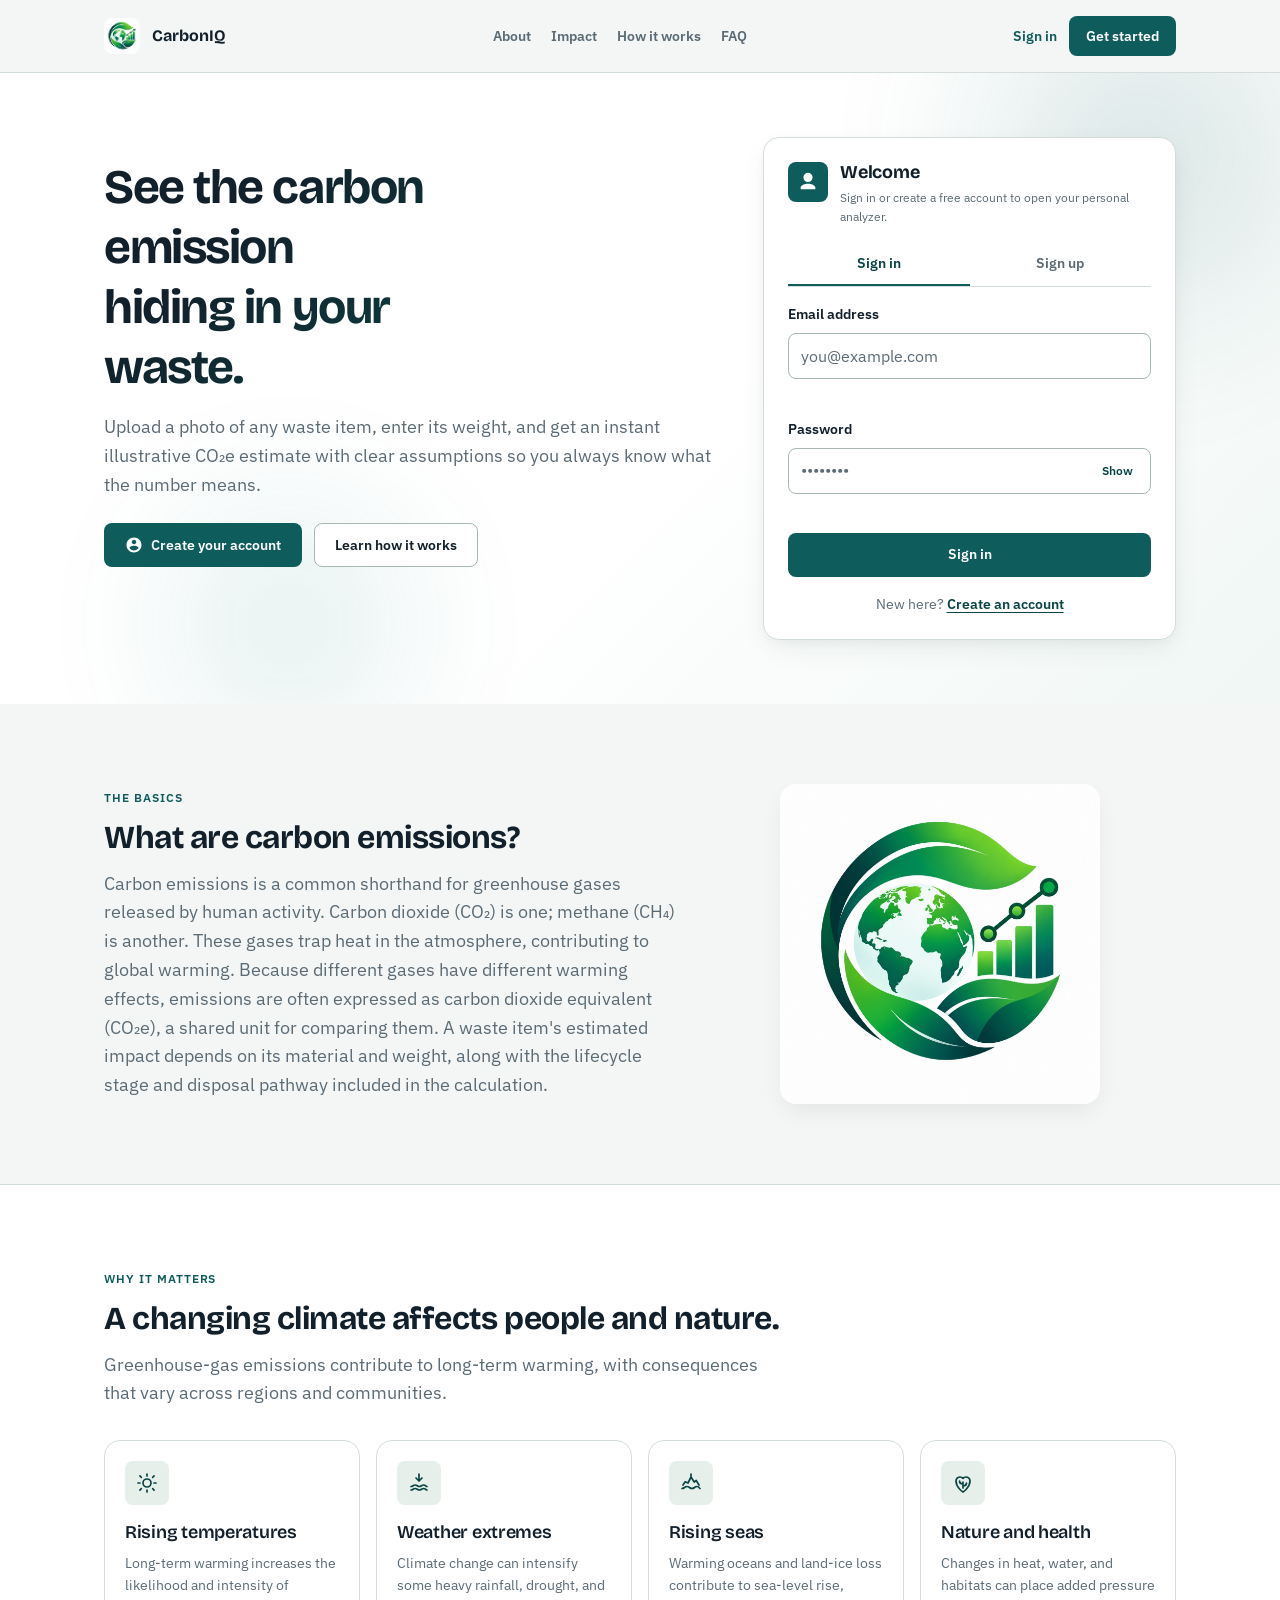
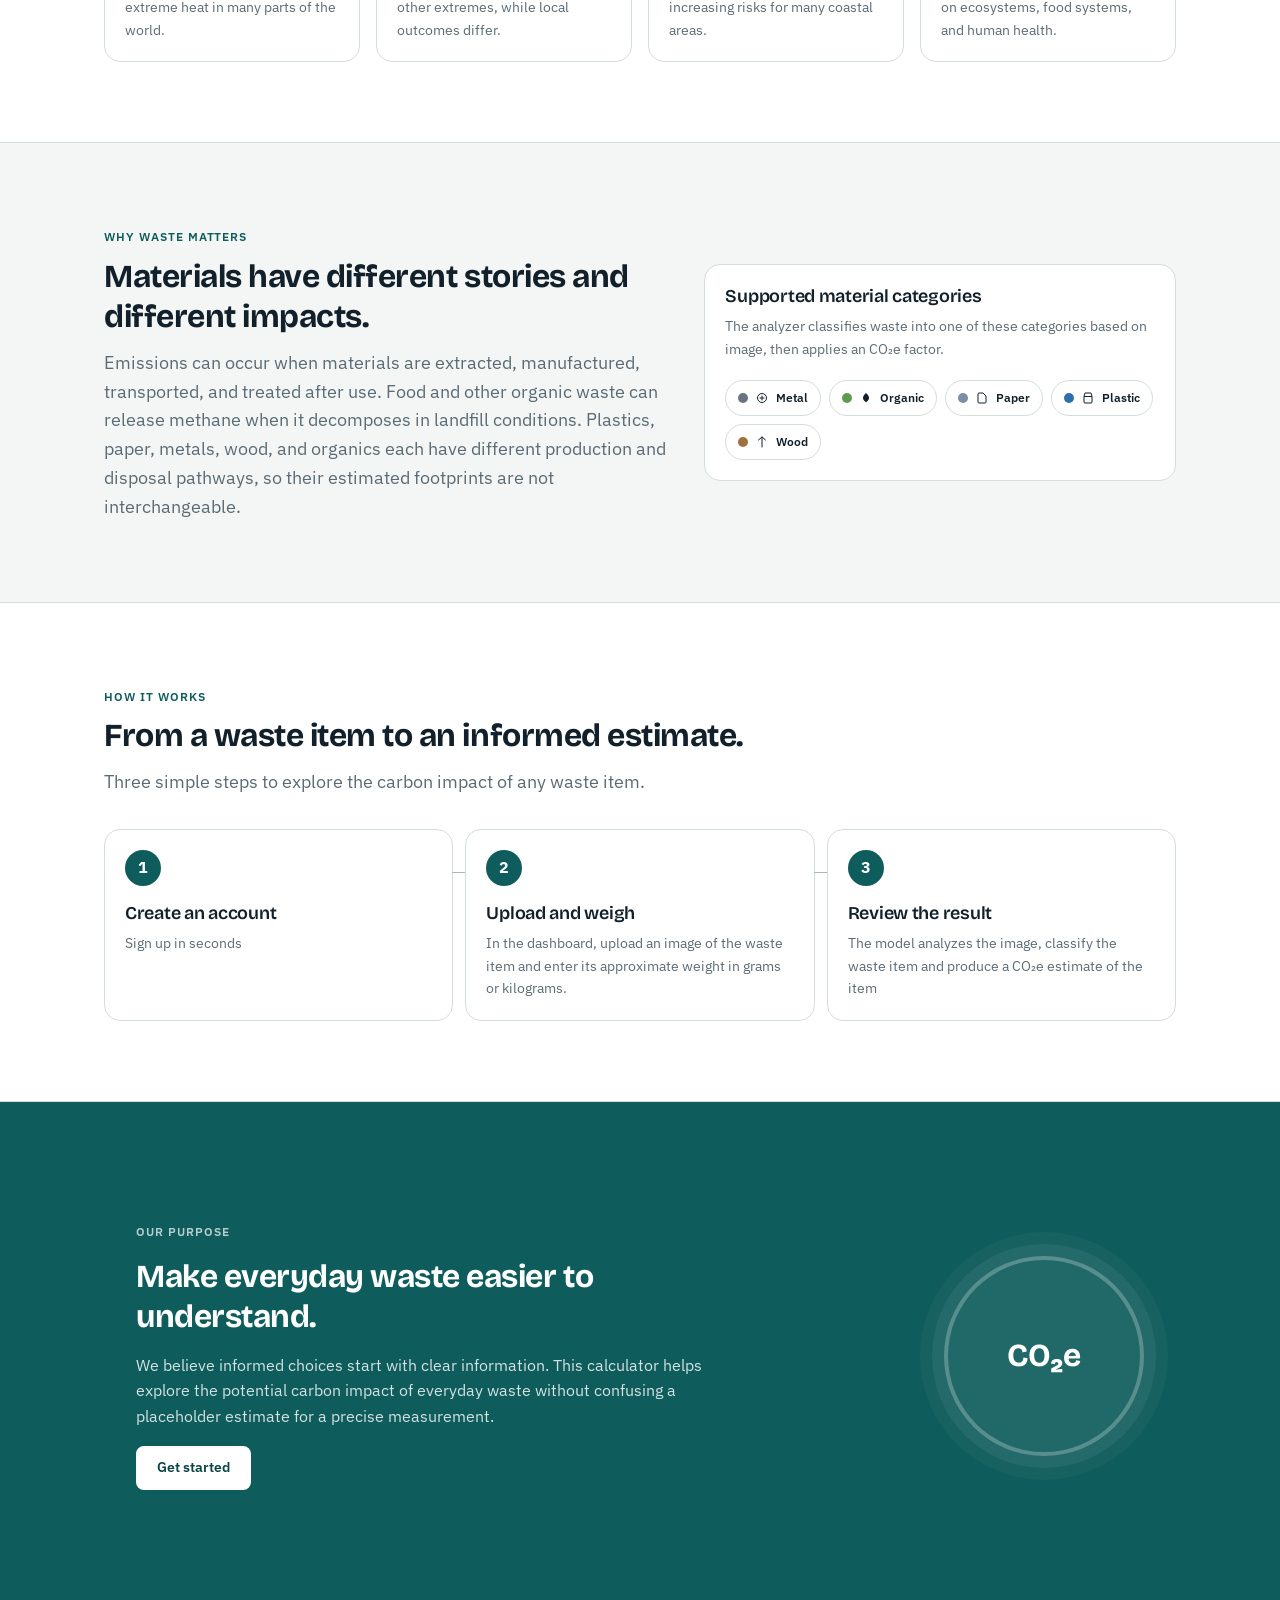
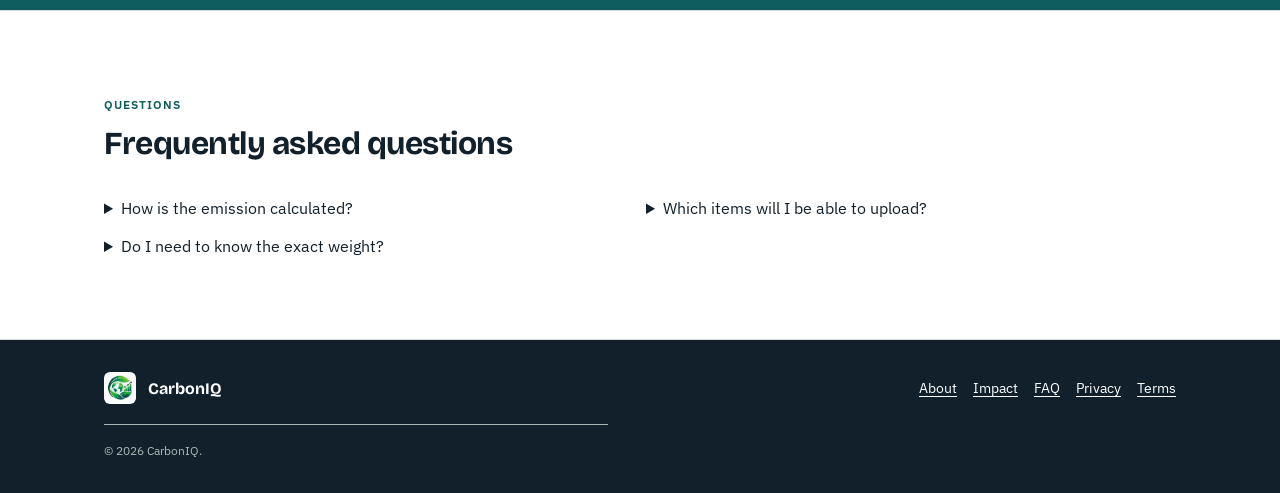
<file: frontend/index.html>
<!doctype html>
<html lang="en">

<head>
  <meta charset="utf-8">
  <meta name="viewport" content="width=device-width, initial-scale=1">
  <meta name="description"
    content="Calculate the carbon footprint of your waste items with our free online waste carbon calculator. Upload a photo, enter the weight, and get an instant CO₂e estimate.">
  <title>CarbonIQ</title>
  <link rel="preconnect" href="https://fonts.googleapis.com">
  <link rel="preconnect" href="https://fonts.gstatic.com" crossorigin>
  <link
    href="https://fonts.googleapis.com/css2?family=Bricolage+Grotesque:opsz,wght@12..96,400;12..96,600;12..96,700&family=IBM+Plex+Sans:wght@400;500;600&display=swap"
    rel="stylesheet">
  <link rel="stylesheet" href="css/tokens.css">
  <link rel="stylesheet" href="css/base.css">
  <link rel="stylesheet" href="css/components.css">
  <link rel="stylesheet" href="css/sections.css">
  <script type="module" src="js/main.js?v=2"></script>
</head>

<body>
  <a class="skip-link" href="#main-content">Skip to main content</a>

  <header class="site-header">
    <div class="container header-inner">
      <a class="brand" href="#top" aria-label="Waste Impact home">
        <img src="assets/carbon_IQ.jpeg" alt="CarbonIQ Logo" style="border-radius: 8px; object-fit: cover;">
        <span>CarbonIQ</span>
      </a>

      <nav class="site-nav" aria-label="Main navigation">
        <a href="#about">About</a>
        <a href="#impact">Impact</a>
        <a href="#how-it-works">How it works</a>
        <a href="#faq">FAQ</a>
      </nav>

      <div class="header-actions">
        <a class="header-signin" href="#account-access">Sign in</a>
        <a class="button button-primary button-small" href="#account-access">Get started</a>
      </div>
    </div>
  </header>

  <main id="main-content">

    <!-- ─── HERO ─────────────────────────────────────────────────────────── -->
    <section class="hero" id="top" aria-labelledby="hero-title">
      <div class="hero-bg-decoration" aria-hidden="true">
        <span class="hero-orb hero-orb-1"></span>
        <span class="hero-orb hero-orb-2"></span>
      </div>
      <div class="container hero-grid">
        <div class="hero-copy">
          <h1 id="hero-title">See the carbon emission<br>hiding in your waste.</h1>
          <p class="hero-intro">Upload a photo of any waste item, enter its weight, and get an instant illustrative CO₂e
            estimate with clear assumptions so you always know what the number means.</p>
          <div class="hero-actions">
            <a class="button button-primary hero-cta" href="#account-access">
              <svg width="18" height="18" viewBox="0 0 24 24" fill="none" aria-hidden="true">
                <path
                  d="M12 2C6.48 2 2 6.48 2 12s4.48 10 10 10 10-4.48 10-10S17.52 2 12 2Zm0 3c1.66 0 3 1.34 3 3s-1.34 3-3 3-3-1.34-3-3 1.34-3 3-3Zm0 14.2c-2.5 0-4.71-1.28-6-3.22.03-1.99 4-3.08 6-3.08 1.99 0 5.97 1.09 6 3.08-1.29 1.94-3.5 3.22-6 3.22Z"
                  fill="currentColor" />
              </svg>
              Create your account
            </a>
            <a class="button button-secondary" href="#how-it-works">Learn how it works</a>
          </div>
        </div>

        <!-- AUTH CARD -->
        <aside class="card auth-card" id="account-access" aria-labelledby="account-access-title">
          <div class="auth-card-brand">
            <span class="auth-card-icon" aria-hidden="true">
              <svg viewBox="0 0 24 24" fill="none">
                <path d="M12 2a5 5 0 1 1 0 10A5 5 0 0 1 12 2Zm0 12c-5.33 0-8 2.67-8 4v2h16v-2c0-1.33-2.67-4-8-4Z"
                  fill="currentColor" />
              </svg>
            </span>
            <div>
              <h2 id="account-access-title">Welcome</h2>
              <p class="auth-intro">Sign in or create a free account to open your personal analyzer.</p>
            </div>
          </div>

          <div class="tabs auth-tabs" role="tablist" aria-label="Choose sign in or sign up">
            <button class="tab" id="tab-sign-in" type="button" role="tab" aria-selected="true"
              aria-controls="form-sign-in" tabindex="0">Sign in</button>
            <button class="tab" id="tab-sign-up" type="button" role="tab" aria-selected="false"
              aria-controls="form-sign-up" tabindex="-1">Sign up</button>
          </div>
          <div class="notice notice-error" id="auth-error" role="alert" aria-live="polite" hidden></div>
          <button class="text-link-button duplicate-switch" id="duplicate-switch" type="button" hidden>Sign in
            instead</button>

          <form class="auth-form" id="form-sign-in" role="tabpanel" aria-labelledby="tab-sign-in" novalidate>
            <div class="form-field">
              <label for="signin-email">Email address</label>
              <input class="form-control" id="signin-email" name="email" type="email" autocomplete="email" required
                aria-describedby="signin-email-error" placeholder="you@example.com">
              <span class="field-error" id="signin-email-error" aria-live="polite"></span>
            </div>
            <div class="form-field">
              <label for="signin-password">Password</label>
              <div class="password-wrap">
                <input class="form-control" id="signin-password" name="password" type="password"
                  autocomplete="current-password" required aria-describedby="signin-password-error"
                  placeholder="••••••••">
                <button class="password-toggle" type="button" data-password-toggle="signin-password"
                  aria-pressed="false" aria-label="Show password">Show</button>
              </div>
              <span class="field-error" id="signin-password-error" aria-live="polite"></span>
            </div>
            <button class="button button-primary button-block" type="submit">Sign in</button>


            <p class="auth-switch-copy">New here? <button class="text-link-button" type="button"
                data-switch-tab="tab-sign-up">Create an account</button></p>
          </form>

          <form class="auth-form" id="form-sign-up" role="tabpanel" aria-labelledby="tab-sign-up" hidden novalidate>
            <div class="form-field">
              <label for="signup-name">Full name</label>
              <input class="form-control" id="signup-name" name="name" type="text" autocomplete="name" minlength="2"
                maxlength="60" required aria-describedby="signup-name-error" placeholder="Your name">
              <span class="field-error" id="signup-name-error" aria-live="polite"></span>
            </div>
            <div class="form-field">
              <label for="signup-email">Email address</label>
              <input class="form-control" id="signup-email" name="email" type="email" autocomplete="email" required
                aria-describedby="signup-email-error" placeholder="you@example.com">
              <span class="field-error" id="signup-email-error" aria-live="polite"></span>
            </div>
            <div class="form-field">
              <label for="signup-password">Password</label>
              <div class="password-wrap">
                <input class="form-control" id="signup-password" name="password" type="password"
                  autocomplete="new-password" minlength="8" required
                  aria-describedby="signup-password-hint signup-password-error" placeholder="Min. 8 characters">
                <button class="password-toggle" type="button" data-password-toggle="signup-password"
                  aria-pressed="false" aria-label="Show password">Show</button>
              </div>
              <span class="unit-label" id="signup-password-hint">At least 8 characters, including a letter and a
                number.</span>
              <span class="field-error" id="signup-password-error" aria-live="polite"></span>
            </div>
            <button class="button button-primary button-block" type="submit">Create account</button>


            <p class="auth-switch-copy">Already registered? <button class="text-link-button" type="button"
                data-switch-tab="tab-sign-in">Sign in</button></p>
          </form>

        </aside>
      </div>
    </section>

    <!-- ─── ABOUT ─────────────────────────────────────────────────────────── -->
    <section class="section" id="about" aria-labelledby="carbon-title">
      <div class="container carbon-intro">
        <div class="carbon-copy">
          <span class="eyebrow">The basics</span>
          <h2 id="carbon-title">What are carbon emissions?</h2>
          <p>Carbon emissions is a common shorthand for greenhouse gases released by human activity. Carbon dioxide
            (CO₂) is one; methane (CH₄) is another. These gases trap heat in the atmosphere, contributing to global
            warming. Because different gases have different warming effects, emissions are often expressed as carbon
            dioxide equivalent (CO₂e), a shared unit for comparing them. A waste item's estimated impact depends on its
            material and weight, along with the lifecycle stage and disposal pathway included in the calculation.</p>
        </div>
        <div class="carbon-visual" style="display:flex; justify-content:center; align-items:center;">
          <img src="assets/carbon_IQ.jpeg" alt="CarbonIQ Illustration"
            style="width: 100%; max-width: 320px; border-radius: 16px; box-shadow: 0 10px 25px -5px rgba(0, 0, 0, 0.08); object-fit: cover;">
        </div>
      </div>
    </section>

    <!-- ─── IMPACT ─────────────────────────────────────────────────────────── -->
    <section class="section impact-section" id="impact" aria-labelledby="impact-title">
      <div class="container">
        <header class="section-heading">
          <span class="eyebrow">Why it matters</span>
          <h2 id="impact-title">A changing climate affects people and nature.</h2>
          <p>Greenhouse-gas emissions contribute to long-term warming, with consequences that vary across regions and
            communities.</p>
        </header>

        <div class="impact-grid">
          <article class="card impact-card">
            <span class="impact-icon" aria-hidden="true">
              <svg viewBox="0 0 24 24" fill="none">
                <path
                  d="M12 3v2m0 14v2M4.93 4.93l1.42 1.42m11.3 11.3 1.42 1.42M3 12h2m14 0h2M4.93 19.07l1.42-1.42m11.3-11.3 1.42-1.42M16 12a4 4 0 1 1-8 0 4 4 0 0 1 8 0Z"
                  stroke="currentColor" stroke-width="1.7" stroke-linecap="round" />
              </svg>
            </span>
            <h3>Rising temperatures</h3>
            <p>Long-term warming increases the likelihood and intensity of extreme heat in many parts of the world.</p>
          </article>
          <article class="card impact-card">
            <span class="impact-icon" aria-hidden="true">
              <svg viewBox="0 0 24 24" fill="none">
                <path
                  d="M4 15.5c2.1 0 2.1-1.5 4.2-1.5s2.1 1.5 4.2 1.5 2.1-1.5 4.2-1.5 2.1 1.5 3.4 1.5M4 19c2.1 0 2.1-1.5 4.2-1.5s2.1 1.5 4.2 1.5 2.1-1.5 4.2-1.5 2.1 1.5 3.4 1.5M12 3v7m-3-3 3 3 3-3"
                  stroke="currentColor" stroke-width="1.7" stroke-linecap="round" stroke-linejoin="round" />
              </svg>
            </span>
            <h3>Weather extremes</h3>
            <p>Climate change can intensify some heavy rainfall, drought, and other extremes, while local outcomes
              differ.</p>
          </article>
          <article class="card impact-card">
            <span class="impact-icon" aria-hidden="true">
              <svg viewBox="0 0 24 24" fill="none">
                <path
                  d="M3 17.5c2.5 0 2.5-2 5-2s2.5 2 5 2 2.5-2 5-2 2.5 2 3 2M4 14l2.2-3.2L9 12l3-6 3.2 5 2-1.5L20 14M12 6V3"
                  stroke="currentColor" stroke-width="1.7" stroke-linecap="round" stroke-linejoin="round" />
              </svg>
            </span>
            <h3>Rising seas</h3>
            <p>Warming oceans and land-ice loss contribute to sea-level rise, increasing risks for many coastal areas.
            </p>
          </article>
          <article class="card impact-card">
            <span class="impact-icon" aria-hidden="true">
              <svg viewBox="0 0 24 24" fill="none">
                <path d="M12 21s-7-4.4-7-11a4 4 0 0 1 7-2.6A4 4 0 0 1 19 10c0 6.6-7 11-7 11Z" stroke="currentColor"
                  stroke-width="1.7" stroke-linejoin="round" />
                <path d="M12 17v-6m0 2c-2.5 0-3.5-1.5-3.5-3m3.5 5c2.5 0 3.5-1.5 3.5-3" stroke="currentColor"
                  stroke-width="1.7" stroke-linecap="round" />
              </svg>
            </span>
            <h3>Nature and health</h3>
            <p>Changes in heat, water, and habitats can place added pressure on ecosystems, food systems, and human
              health.</p>
          </article>
        </div>
      </div>
    </section>

    <!-- ─── MATERIALS ─────────────────────────────────────────────────────── -->
    <section class="section waste-section" aria-labelledby="waste-title">
      <div class="container waste-layout">
        <div class="waste-copy">
          <span class="eyebrow">Why waste matters</span>
          <h2 id="waste-title">Materials have different stories and different impacts.</h2>
          <p>Emissions can occur when materials are extracted, manufactured, transported, and treated after use. Food
            and other organic waste can release methane when it decomposes in landfill conditions. Plastics, paper,
            metals, wood, and organics each have different production and disposal pathways, so their estimated
            footprints are not interchangeable.</p>
        </div>
        <aside class="material-panel" aria-labelledby="materials-title">
          <h3 id="materials-title">Supported material categories</h3>
          <p>The analyzer classifies waste into one of these categories based on image, then applies an CO₂e factor.</p>
          <div class="material-chips" aria-label="Supported waste materials">
            <span class="material-chip material-metal">
              <svg width="12" height="12" viewBox="0 0 24 24" fill="none" aria-hidden="true">
                <circle cx="12" cy="12" r="9" stroke="currentColor" stroke-width="2" />
                <path d="M8 12h8M12 8v8" stroke="currentColor" stroke-width="2" stroke-linecap="round" />
              </svg>
              Metal
            </span>
            <span class="material-chip material-organic">
              <svg width="12" height="12" viewBox="0 0 24 24" fill="none" aria-hidden="true">
                <path d="M12 2C6 8 4 12 8 17c2 2.5 4 3.5 4 3.5S14 19.5 16 17c4-5 2-9-4-15Z" fill="currentColor" />
              </svg>
              Organic
            </span>
            <span class="material-chip material-paper">
              <svg width="12" height="12" viewBox="0 0 24 24" fill="none" aria-hidden="true">
                <path d="M14 2H6a2 2 0 0 0-2 2v16a2 2 0 0 0 2 2h12a2 2 0 0 0 2-2V8l-6-6Z" stroke="currentColor"
                  stroke-width="2" stroke-linejoin="round" />
              </svg>
              Paper
            </span>
            <span class="material-chip material-plastic">
              <svg width="12" height="12" viewBox="0 0 24 24" fill="none" aria-hidden="true">
                <path d="M6 2h12l2 7H4L6 2ZM4 9v11a2 2 0 0 0 2 2h12a2 2 0 0 0 2-2V9" stroke="currentColor"
                  stroke-width="2" stroke-linejoin="round" />
              </svg>
              Plastic
            </span>
            <span class="material-chip material-wood">
              <svg width="12" height="12" viewBox="0 0 24 24" fill="none" aria-hidden="true">
                <path d="M12 2v20M5 8l7-6 7 6" stroke="currentColor" stroke-width="2" stroke-linecap="round"
                  stroke-linejoin="round" />
              </svg>
              Wood
            </span>
          </div>
        </aside>
      </div>
    </section>

    <!-- ─── HOW IT WORKS ──────────────────────────────────────────────────── -->
    <section class="section how-section" id="how-it-works" aria-labelledby="steps-title">
      <div class="container">
        <header class="section-heading">
          <span class="eyebrow">How it works</span>
          <h2 id="steps-title">From a waste item to an informed estimate.</h2>
          <p>Three simple steps to explore the carbon impact of any waste item.</p>
        </header>
        <div class="steps-grid">
          <article class="card step-card">
            <span class="step-number" aria-hidden="true">1</span>
            <h3>Create an account</h3>
            <p>Sign up in seconds</p>
          </article>
          <article class="card step-card">
            <span class="step-number" aria-hidden="true">2</span>
            <h3>Upload and weigh</h3>
            <p>In the dashboard, upload an image of the waste item and enter its approximate weight in grams or
              kilograms.</p>
          </article>
          <article class="card step-card">
            <span class="step-number" aria-hidden="true">3</span>
            <h3>Review the result</h3>
            <p>The model analyzes the image, classify the waste item and produce a CO₂e estimate of the item</p>
          </article>
        </div>
      </div>
    </section>



    <!-- ─── MISSION ──────────────────────────────────────────────────────── -->
    <section class="section mission-section" aria-labelledby="mission-title">
      <div class="container">
        <div class="mission-panel">
          <div class="mission-text">
            <span class="eyebrow">Our purpose</span>
            <h2 id="mission-title">Make everyday waste easier to understand.</h2>
            <p>We believe informed choices start with clear information. This calculator helps explore the potential
              carbon impact of everyday waste without confusing a placeholder estimate for a precise measurement.</p>
            <a class="button button-primary mission-cta" href="#account-access">Get started</a>
          </div>
          <div class="mission-visual" aria-hidden="true">
            <div class="mission-co2-ring">
              <span>CO₂e</span>
            </div>
          </div>
        </div>
      </div>
    </section>

    <!-- ─── FAQ ──────────────────────────────────────────────────────────── -->
    <section class="section faq-section" id="faq" aria-labelledby="faq-title">
      <div class="container">
        <header class="section-heading">
          <span class="eyebrow">Questions</span>
          <h2 id="faq-title">Frequently asked questions</h2>
        </header>
        <div class="faq-grid">
          <details class="faq-item">
            <summary>How is the emission calculated?</summary>
            <div class="faq-answer">
              <p>The calculator multiplies the entered weight in kilograms by an emission factor for one of five
                categories.</p>
            </div>
          </details>

          <details class="faq-item">
            <summary>Which items will I be able to upload?</summary>
            <div class="faq-answer">
              <p>The calculator supports metal, organic waste, paper, plastic, and wood. </p>
            </div>
          </details>
          <details class="faq-item">
            <summary>Do I need to know the exact weight?</summary>
            <div class="faq-answer">
              <p>You can enter an approximate weight in grams or kilograms. </p>
            </div>
          </details>
        </div>
      </div>
    </section>
  </main>

  <footer class="site-footer">
    <div class="container footer-inner">
      <div class="footer-top">
        <a class="footer-brand" href="#top">
          <img src="assets/carbon_IQ.jpeg" alt="CarbonIQ Logo" style="border-radius: 6px; object-fit: cover;">
          <span>CarbonIQ</span>
        </a>
        <nav class="footer-nav" aria-label="Footer navigation">
          <a href="#about">About</a>
          <a href="#impact">Impact</a>
          <a href="#faq">FAQ</a>
          <a href="#privacy">Privacy</a>
          <a href="#terms">Terms</a>
        </nav>
      </div>
      <p class="footer-bottom">© 2026 CarbonIQ.
      </p>
    </div>
  </footer>
</body>

</html>
</file>
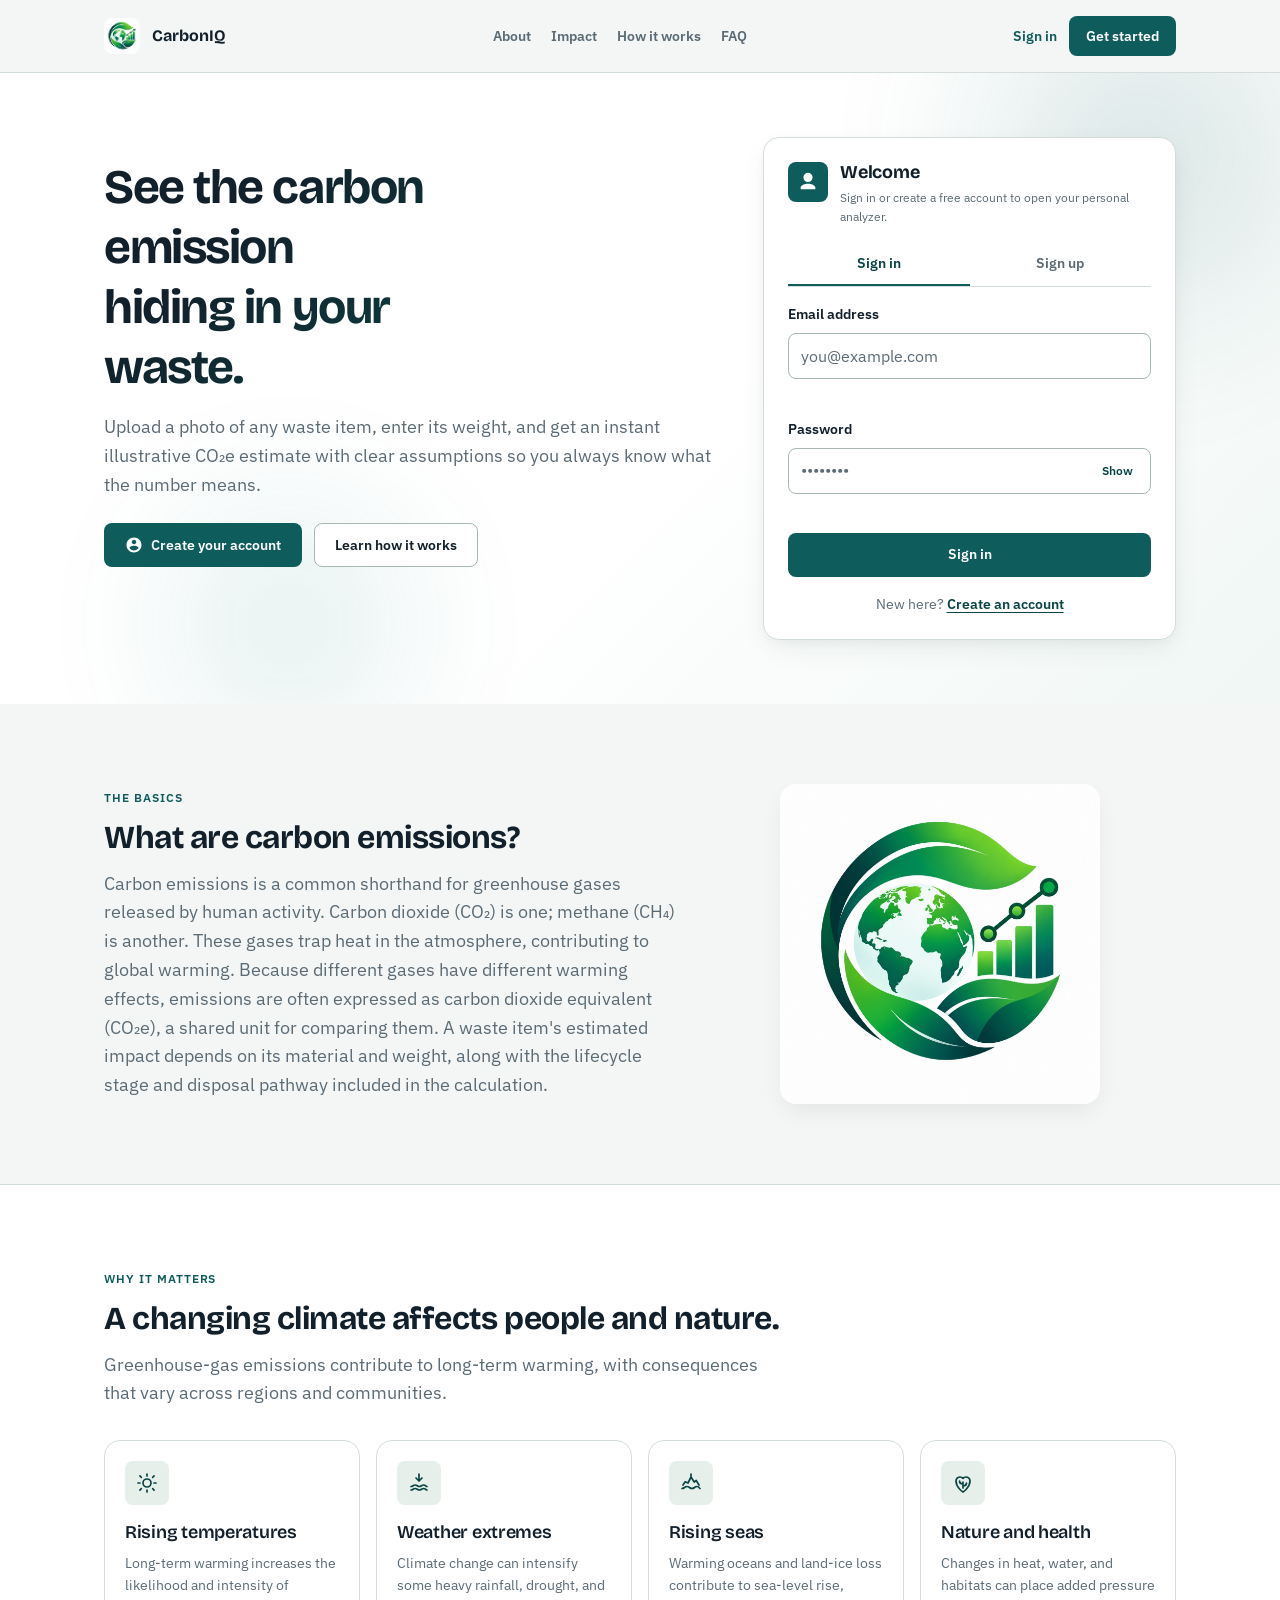
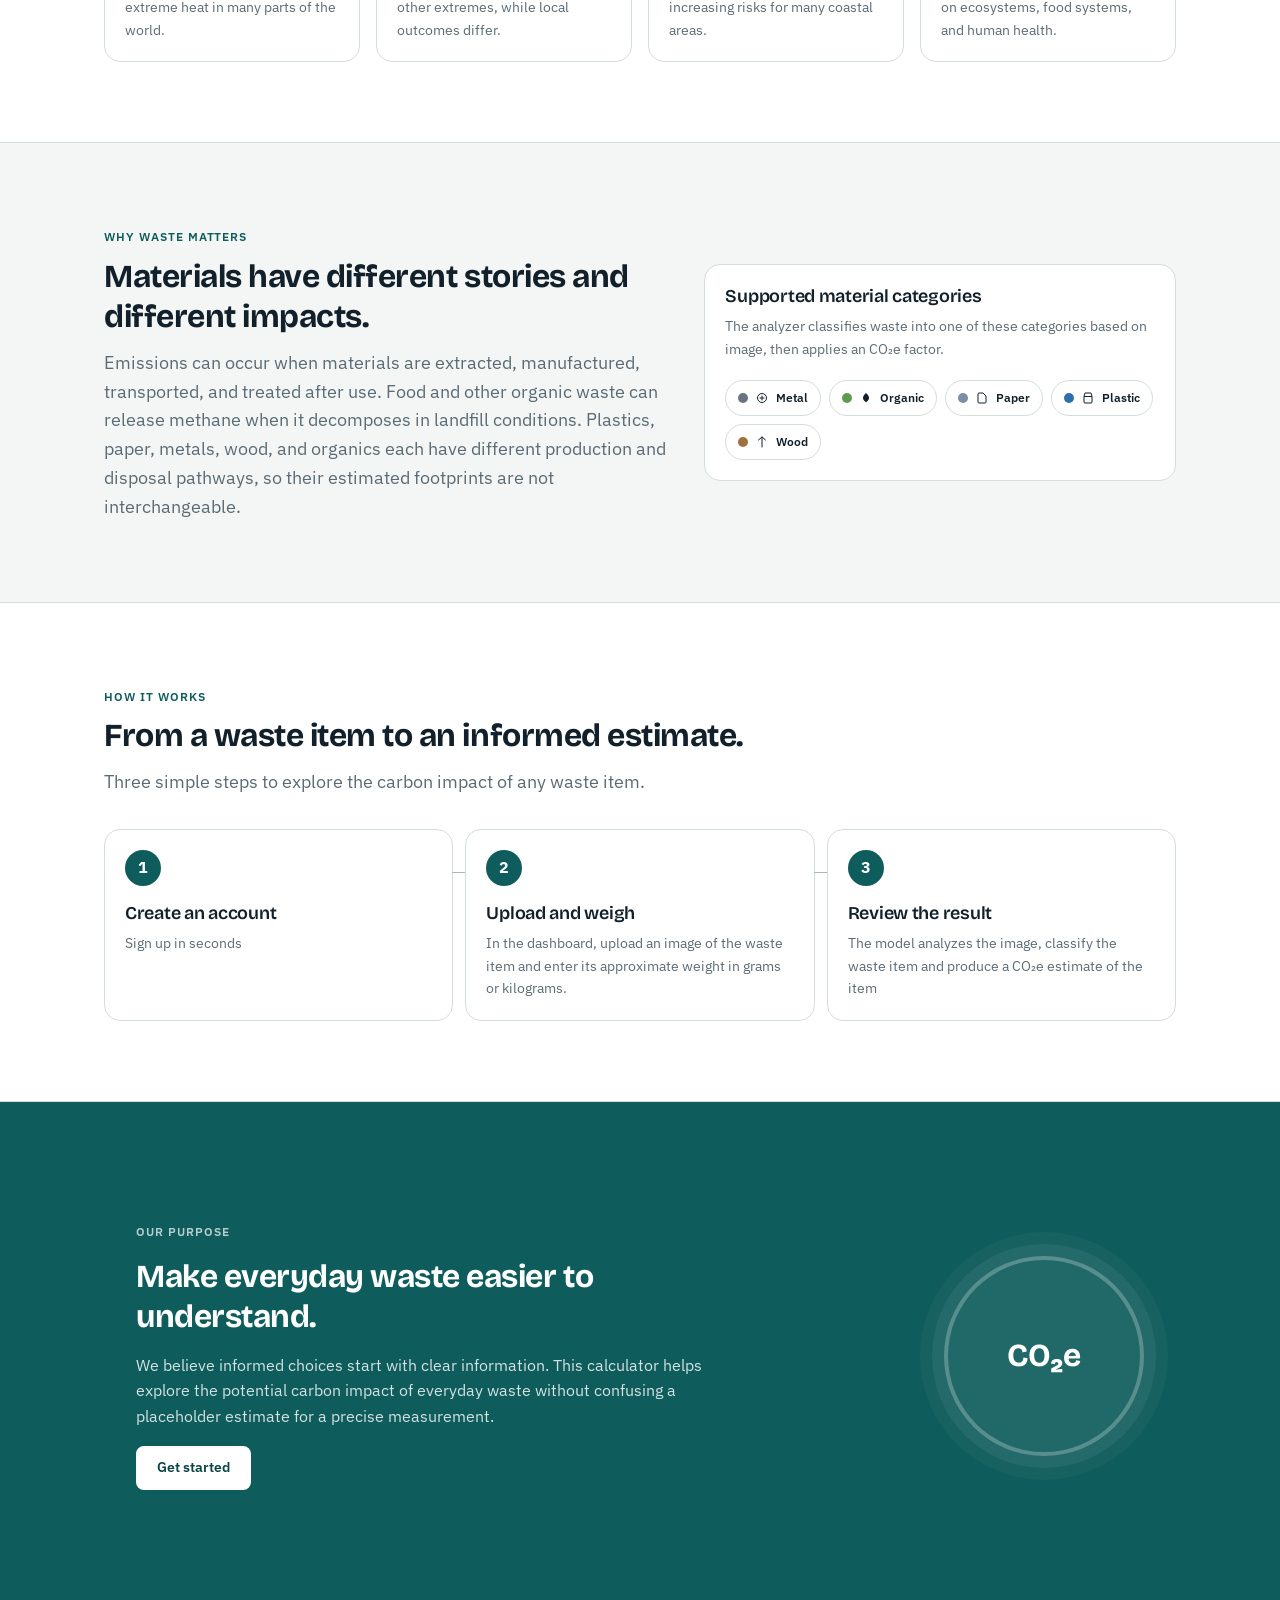
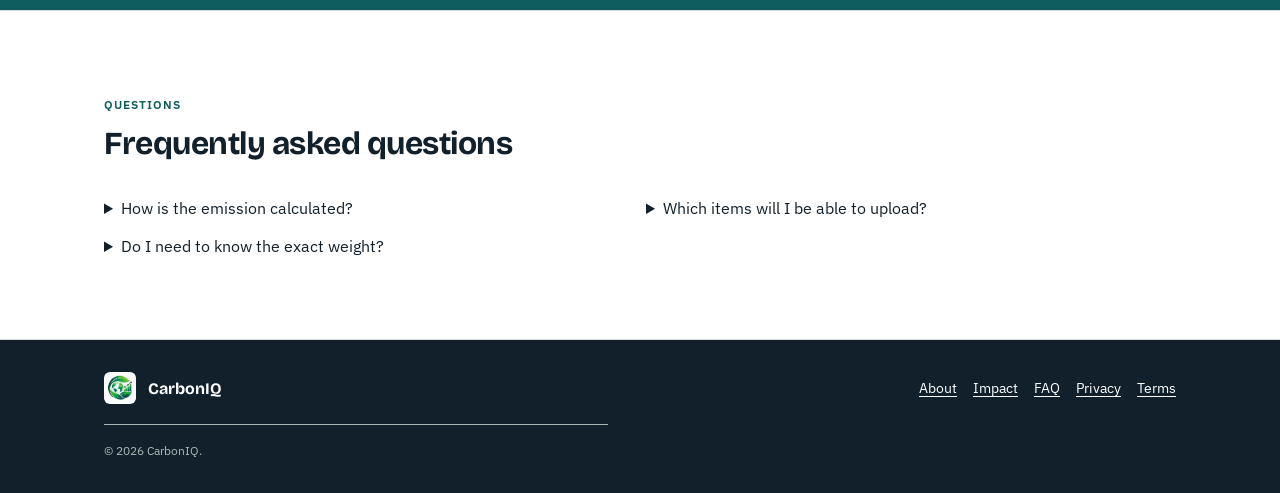
<file: frontend/dashboard.html>
<!doctype html>
<html lang="en">

<head>
  <meta charset="utf-8">
  <meta name="viewport" content="width=device-width, initial-scale=1">
  <meta name="description" content="Analyze a waste item and review its estimated carbon impact.">
  <title>My Analyzer | CarbonIQ</title>
  <link rel="preconnect" href="https://fonts.googleapis.com">
  <link rel="preconnect" href="https://fonts.gstatic.com" crossorigin>
  <link
    href="https://fonts.googleapis.com/css2?family=Bricolage+Grotesque:opsz,wght@12..96,400;12..96,600;12..96,700&family=IBM+Plex+Sans:wght@400;500;600&display=swap"
    rel="stylesheet">
  <link rel="stylesheet" href="css/tokens.css">
  <link rel="stylesheet" href="css/base.css">
  <link rel="stylesheet" href="css/components.css">
  <link rel="stylesheet" href="css/sections.css">
  <script type="module" src="js/dashboard.js?v=3"></script>
</head>

<body>
  <a class="skip-link" href="#main-content">Skip to main content</a>

  <!-- ─── Reward Toast ──────────────────────────────────────────────────────── -->
  <div id="reward-toast" class="reward-toast" hidden aria-live="polite" aria-atomic="true">
    <span class="toast-icon" aria-hidden="true">
      <svg width="22" height="22" viewBox="0 0 24 24" fill="none">
        <circle cx="12" cy="12" r="10" fill="#F59E0B" stroke="#D97706" stroke-width="1.5" />
        <circle cx="12" cy="12" r="7.5" stroke="#FDE68A" stroke-width="1" stroke-dasharray="2 1.5" />
        <text x="12" y="15.5" font-size="11" font-weight="900" fill="#78350F" text-anchor="middle"
          font-family="system-ui, sans-serif">₵</text>
      </svg>
    </span>
    <div class="toast-text">
      <strong id="toast-points">+0 Eco-Points</strong>
      <span id="toast-sub">Added to your wallet</span>
    </div>
  </div>

  <!-- ─── Wallet Modal ──────────────────────────────────────────────────────── -->
  <div id="wallet-modal" class="modal-overlay" hidden role="dialog" aria-modal="true" aria-labelledby="modal-title">
    <div class="modal-inner" data-modal-inner tabindex="-1">
      <div class="modal-header">
        <div class="modal-title-row">
          <span class="modal-title-icon" aria-hidden="true">
            <svg width="24" height="24" viewBox="0 0 24 24" fill="none">
              <circle cx="12" cy="12" r="10" fill="#F59E0B" stroke="#D97706" stroke-width="1.5" />
              <circle cx="12" cy="12" r="7.5" stroke="#FDE68A" stroke-width="1" stroke-dasharray="2 1.5" />
              <text x="12" y="15.5" font-size="11" font-weight="900" fill="#78350F" text-anchor="middle"
                font-family="system-ui, sans-serif">₵</text>
            </svg>
          </span>
          <h2 id="modal-title">My Eco-Wallet</h2>
        </div>
        <button class="modal-close" id="wallet-close" type="button" aria-label="Close wallet">
          <svg width="20" height="20" viewBox="0 0 24 24" fill="none" aria-hidden="true">
            <path d="M18 6 6 18M6 6l12 12" stroke="currentColor" stroke-width="2" stroke-linecap="round" />
          </svg>
        </button>
      </div>

      <!-- Balance strip -->
      <div class="modal-balance-strip">
        <div class="modal-stat">
          <span class="modal-stat-label">Current Balance</span>
          <strong class="modal-stat-value" id="modal-balance">0</strong>
          <span class="modal-stat-unit">Eco-Points</span>
        </div>
        <div class="modal-stat">
          <span class="modal-stat-label">Lifetime Earned</span>
          <strong class="modal-stat-value" id="modal-lifetime">0</strong>
          <span class="modal-stat-unit">total pts</span>
        </div>
        <div class="modal-stat">
          <span class="modal-stat-label">Current Streak</span>
          <strong class="modal-stat-value" id="modal-streak">0</strong>
          <span class="modal-stat-unit">days 🔥</span>
        </div>
      </div>

      <!-- Tier progress -->
      <div class="modal-section">
        <h3 class="modal-section-title">Your Tier</h3>
        <div class="tier-progress-row">
          <span class="tier-icon-large" id="modal-tier-icon">🌱</span>
          <div class="tier-progress-details">
            <div class="tier-progress-labels">
              <strong id="modal-tier-name">Eco Explorer</strong>
              <span class="muted" id="modal-next-tier">Next: 🌿 Green Guardian</span>
            </div>
            <div class="tier-progress-track">
              <div class="tier-progress-fill" id="modal-tier-bar" style="width: 0%"></div>
            </div>
            <span class="tier-progress-pct muted" id="modal-tier-progress">0%</span>
          </div>
        </div>
      </div>

      <!-- All tiers grid -->
      <div class="modal-section">
        <h3 class="modal-section-title">Achievement Tiers</h3>
        <div class="tiers-grid" id="modal-tiers-grid"></div>
      </div>

      <!-- Transaction ledger -->
      <div class="modal-section">
        <h3 class="modal-section-title">Recent Transactions</h3>
        <div class="ledger" id="modal-ledger"></div>
      </div>
    </div>
  </div>

  <div id="dashboard-shell" hidden>
    <!-- ─── Header ─────────────────────────────────────────────────────────── -->
    <header class="site-header dashboard-site-header">
      <div class="container header-inner dashboard-header-inner">
        <a class="brand" href="index.html">
          <img src="assets/carbon_IQ.jpeg" alt="CarbonIQ Logo" style="border-radius: 8px; object-fit: cover;">
          <span>CarbonIQ</span>
        </a>
        <nav class="site-nav dashboard-nav" aria-label="Dashboard navigation">
          <a href="#main-content">
            <svg width="14" height="14" viewBox="0 0 24 24" fill="none" aria-hidden="true">
              <path d="M3 9.5 12 3l9 6.5V20a1 1 0 0 1-1 1H4a1 1 0 0 1-1-1V9.5Z" stroke="currentColor" stroke-width="2"
                stroke-linejoin="round" />
              <path d="M9 21V12h6v9" stroke="currentColor" stroke-width="2" stroke-linejoin="round" />
            </svg>
            Analyzer
          </a>
          <a href="#history">
            <svg width="14" height="14" viewBox="0 0 24 24" fill="none" aria-hidden="true">
              <path d="M12 8v4l3 3m6-3a9 9 0 1 1-18 0 9 9 0 0 1 18 0Z" stroke="currentColor" stroke-width="2"
                stroke-linecap="round" stroke-linejoin="round" />
            </svg>
            History
          </a>
        </nav>
        <div class="dashboard-account">
          <!-- Wallet badge pill -->
          <button class="wallet-pill" id="wallet-trigger" type="button" aria-label="Open Eco-Wallet">
            <span aria-hidden="true" style="display:inline-flex;align-items:center;">
              <svg width="14" height="14" viewBox="0 0 24 24" fill="none">
                <circle cx="12" cy="12" r="10" fill="#F59E0B" stroke="#D97706" stroke-width="1.5" />
                <circle cx="12" cy="12" r="7.5" stroke="#FDE68A" stroke-width="1" stroke-dasharray="2 1.5" />
                <text x="12" y="15.5" font-size="11" font-weight="900" fill="#78350F" text-anchor="middle"
                  font-family="system-ui, sans-serif">₵</text>
              </svg>
            </span>
            <span id="wallet-balance">0</span>
            <span class="wallet-pill-label">pts</span>
          </button>
          <!-- Streak badge -->
          <div class="streak-badge" title="Day streak">
            <span aria-hidden="true">🔥</span>
            <span id="streak-count">0</span>
          </div>
          <div class="dashboard-user-info">
            <span class="dashboard-avatar" id="dashboard-avatar" aria-hidden="true"></span>
            <span class="dashboard-greeting" id="dashboard-greeting"></span>
          </div>
          <button class="button button-secondary button-small" id="sign-out" type="button">Sign out</button>
        </div>
      </div>
    </header>

    <!-- ─── Main ───────────────────────────────────────────────────────────── -->
    <main id="main-content" class="dashboard-main">
      <div class="container">

        <!-- Title bar -->
        <header class="dashboard-title">
          <div class="dashboard-title-text">
            <span class="eyebrow">Personal analyzer</span>
            <h1>Calculate your waste emissions</h1>
            <p>Choose an item photo and enter its approximate weight to get carbon estimate and earn Eco-Points.</p>
          </div>
          <div class="dashboard-title-actions">
            <button class="button button-secondary button-small" id="wallet-trigger-alt" type="button">
              <span aria-hidden="true" style="display:inline-flex;align-items:center;">
                <svg width="15" height="15" viewBox="0 0 24 24" fill="none">
                  <circle cx="12" cy="12" r="10" fill="#F59E0B" stroke="#D97706" stroke-width="1.5" />
                  <circle cx="12" cy="12" r="7.5" stroke="#FDE68A" stroke-width="1" stroke-dasharray="2 1.5" />
                  <text x="12" y="15.5" font-size="11" font-weight="900" fill="#78350F" text-anchor="middle"
                    font-family="system-ui, sans-serif">₵</text>
                </svg>
              </span>
              My Wallet
            </button>
            <a href="#history" class="button button-secondary button-small">
              <svg width="14" height="14" viewBox="0 0 24 24" fill="none" aria-hidden="true">
                <path d="M12 8v4l3 3m6-3a9 9 0 1 1-18 0 9 9 0 0 1 18 0Z" stroke="currentColor" stroke-width="2"
                  stroke-linecap="round" stroke-linejoin="round" />
              </svg>
              View history
            </a>
          </div>
        </header>



        <!-- ─── Summary Cards (4 items) ──────────────────────────────────── -->
        <section class="summary-grid" aria-label="Your analysis summary">
          <article class="card summary-card">
            <div class="summary-card-icon summary-icon-emissions" aria-hidden="true">
              <svg viewBox="0 0 24 24" fill="none">
                <path d="M12 2a10 10 0 1 0 0 20A10 10 0 0 0 12 2Zm1 14H11v-4h2v4Zm0-6H11V8h2v2Z" fill="currentColor" />
              </svg>
            </div>
            <span class="summary-label">Total estimated emissions</span>
            <strong class="summary-value" id="summary-total">0.00 <span>kg CO₂e</span></strong>
          </article>
          <article class="card summary-card">
            <div class="summary-card-icon summary-icon-items" aria-hidden="true">
              <svg viewBox="0 0 24 24" fill="none">
                <path
                  d="M9 5H7a2 2 0 0 0-2 2v12a2 2 0 0 0 2 2h10a2 2 0 0 0 2-2V7a2 2 0 0 0-2-2h-2M9 5a2 2 0 0 0 2 2h2a2 2 0 0 0 2-2M9 5a2 2 0 0 1 2-2h2a2 2 0 0 1 2 2m-6 9 2 2 4-4"
                  stroke="currentColor" stroke-width="1.8" stroke-linecap="round" stroke-linejoin="round" />
              </svg>
            </div>
            <span class="summary-label">Items analyzed</span>
            <strong class="summary-value" id="summary-count">0</strong>
          </article>
          <article class="card summary-card">
            <div class="summary-card-icon summary-icon-material" aria-hidden="true">
              <svg viewBox="0 0 24 24" fill="none">
                <path
                  d="M12 2C6.48 2 2 6.48 2 12s4.48 10 10 10 10-4.48 10-10S17.52 2 12 2Zm-1 14H9V8h2v8Zm4 0h-2V8h2v8Z"
                  fill="currentColor" />
              </svg>
            </div>
            <span class="summary-label">Most common material</span>
            <strong class="summary-value" id="summary-material">—</strong>
          </article>
          <!-- 4th card: Eco-Points wallet balance -->
          <article class="card summary-card summary-card-wallet" role="button" tabindex="0" id="summary-wallet-card"
            aria-label="Open wallet">
            <div class="summary-card-icon summary-icon-wallet" aria-hidden="true">
              <svg width="22" height="22" viewBox="0 0 24 24" fill="none">
                <circle cx="12" cy="12" r="10" fill="#F59E0B" stroke="#D97706" stroke-width="1.5" />
                <circle cx="12" cy="12" r="7.5" stroke="#FDE68A" stroke-width="1" stroke-dasharray="2 1.5" />
                <text x="12" y="15.5" font-size="11" font-weight="900" fill="#78350F" text-anchor="middle"
                  font-family="system-ui, sans-serif">₵</text>
              </svg>
            </div>
            <span class="summary-label">Eco-Points balance</span>
            <strong class="summary-value summary-value-pts" id="summary-points">0</strong>
            <span class="wallet-tier-chip" id="wallet-tier">🌱 Eco Explorer</span>
          </article>
        </section>

        <!-- ─── Analyzer + Result ──────────────────────────────────────────── -->
        <section class="analyzer-layout" aria-label="Waste item analyzer">

          <!-- Analyzer card -->
          <article class="card analyzer-card" aria-labelledby="analyzer-title">
            <header class="dashboard-card-heading">
              <div>
                <span class="eyebrow">New analysis</span>
                <h2 id="analyzer-title">Add a waste item</h2>
              </div>
              <span class="card-badge card-badge-new">
                <svg width="10" height="10" viewBox="0 0 24 24" fill="none" aria-hidden="true">
                  <path d="M12 5v14M5 12h14" stroke="currentColor" stroke-width="3" stroke-linecap="round" />
                </svg>
                New
              </span>
            </header>

            <form id="analyzer-form" novalidate>
              <div class="form-field">
                <label for="waste-image">Waste item photo</label>
                <label class="upload-zone" id="upload-zone" for="waste-image" tabindex="0">
                  <span class="upload-icon" aria-hidden="true">
                    <svg viewBox="0 0 24 24" fill="none">
                      <path d="M12 16V4m0 0L7 9m5-5 5 5M5 14v4a2 2 0 0 0 2 2h10a2 2 0 0 0 2-2v-4" stroke="currentColor"
                        stroke-width="1.8" stroke-linecap="round" stroke-linejoin="round" />
                    </svg>
                  </span>
                  <strong>Choose or drop an image</strong>
                  <span>JPG, PNG, or WebP </span>
                  <span class="button button-secondary button-small" aria-hidden="true">Choose image</span>
                </label>
                <input class="sr-only" id="waste-image" name="image" type="file"
                  accept="image/jpeg,image/png,image/webp" capture="environment" required
                  aria-describedby="image-error">
                <span class="field-error" id="image-error" aria-live="polite"></span>
              </div>

              <div class="image-preview" id="image-preview" hidden>
                <img id="preview-image" alt="Preview of the selected waste item">
                <div class="preview-file-info">
                  <strong id="preview-name"></strong>
                  <span class="muted" id="preview-size"></span>
                </div>
                <div class="preview-actions">
                  <button class="text-link-button" id="replace-image" type="button">Replace</button>
                  <button class="text-link-button" id="remove-image" type="button">Remove</button>
                </div>
              </div>

              <div class="weight-fields">
                <div class="form-field">
                  <label for="item-weight">Approximate weight</label>
                  <input class="form-control" id="item-weight" name="weight" type="number" min="0.01" step="any"
                    inputmode="decimal" placeholder="e.g. 250" required aria-describedby="weight-hint weight-error">
                  <span class="unit-label" id="weight-hint">An approximate weight is fine.</span>
                  <span class="field-error" id="weight-error" aria-live="polite"></span>
                </div>
                <div class="form-field">
                  <label for="weight-unit">Unit</label>
                  <select class="form-control" id="weight-unit" name="unit" aria-label="Weight unit">
                    <option value="g">Grams (g)</option>
                    <option value="kg">Kilograms (kg)</option>
                  </select>
                </div>
              </div>

              <button class="button button-primary button-block" id="analyze-button" type="submit" disabled>
                <svg width="16" height="16" viewBox="0 0 24 24" fill="none" aria-hidden="true">
                  <path
                    d="m9 12 2 2 4-4M7.835 4.697a3.42 3.42 0 0 0 1.946-.806 3.42 3.42 0 0 1 4.438 0 3.42 3.42 0 0 0 1.946.806 3.42 3.42 0 0 1 3.138 3.138 3.42 3.42 0 0 0 .806 1.946 3.42 3.42 0 0 1 0 4.438 3.42 3.42 0 0 0-.806 1.946 3.42 3.42 0 0 1-3.138 3.138 3.42 3.42 0 0 0-1.946.806 3.42 3.42 0 0 1-4.438 0 3.42 3.42 0 0 0-1.946-.806 3.42 3.42 0 0 1-3.138-3.138 3.42 3.42 0 0 0-.806-1.946 3.42 3.42 0 0 1 0-4.438 3.42 3.42 0 0 0 .806-1.946 3.42 3.42 0 0 1 3.138-3.138Z"
                    stroke="currentColor" stroke-width="1.8" stroke-linecap="round" stroke-linejoin="round" />
                </svg>
                Calculate carbon emission
              </button>
              <div class="notice notice-error" id="analysis-error" role="alert" aria-live="polite" hidden></div>
              <button class="button button-secondary button-block retry-button" id="retry-analysis" type="button"
                hidden>Try again</button>
            </form>
          </article>

          <!-- Result card -->
          <article class="card result-card" id="result-card" aria-labelledby="result-title" aria-live="polite">
            <header class="dashboard-card-heading">
              <div>
                <span class="eyebrow">Your result</span>
                <h2 id="result-title">Item impact estimate</h2>
              </div>
            </header>
            <div class="result-empty" id="result-empty">
              <span class="result-empty-icon" aria-hidden="true">CO₂e</span>
              <p>Your illustrative estimate will appear here after you submit an item.</p>
            </div>
            <div id="result-content" hidden>
              <div class="result-material-row">
                <span class="material-badge" id="result-material"></span>
              </div>
              <p class="result-number"><span id="result-value">0.00</span><span class="result-unit">kg CO₂e</span></p>

              <!-- Points earned row inside result card -->
              <div class="result-points-row" id="result-points-row" hidden>
                <span class="result-points-icon" aria-hidden="true" style="display:inline-flex;align-items:center;">
                  <svg width="18" height="18" viewBox="0 0 24 24" fill="none">
                    <circle cx="12" cy="12" r="10" fill="#F59E0B" stroke="#D97706" stroke-width="1.5" />
                    <circle cx="12" cy="12" r="7.5" stroke="#FDE68A" stroke-width="1" stroke-dasharray="2 1.5" />
                    <text x="12" y="15.5" font-size="11" font-weight="900" fill="#78350F" text-anchor="middle"
                      font-family="system-ui, sans-serif">₵</text>
                  </svg>
                </span>
                <span class="result-points-label">You earned</span>
                <span class="result-points-value" id="result-points-value">+0 Eco-Points</span>
              </div>

              <dl class="result-breakdown">
                <div>
                  <dt>Weight used</dt>
                  <dd id="result-weight"></dd>
                </div>
                <div>
                  <dt>Illustrative factor</dt>
                  <dd id="result-factor"></dd>
                </div>
                <div>
                  <dt>Formula</dt>
                  <dd>weight (kg) × factor</dd>
                </div>
              </dl>
              <button class="button button-secondary button-small" id="analyze-another" type="button">
                <svg width="14" height="14" viewBox="0 0 24 24" fill="none" aria-hidden="true">
                  <path d="M12 5v14M5 12h14" stroke="currentColor" stroke-width="2.5" stroke-linecap="round" />
                </svg>
                Analyze another item
              </button>
            </div>
          </article>
        </section>

        <!-- ─── History ────────────────────────────────────────────────────── -->
        <section class="history-section" id="history" aria-labelledby="history-title">
          <div class="history-heading">
            <div>
              <h2 id="history-title">Analysis history</h2>
            </div>
            <div class="history-controls">
              <div class="form-field history-filter">
                <label for="history-filter">Filter by material</label>
                <select class="form-control" id="history-filter">
                  <option value="all">All materials</option>
                </select>
              </div>
            </div>
          </div>
          <div class="history-chart-card card">
            <h3>
              <svg width="14" height="14" viewBox="0 0 24 24" fill="none" aria-hidden="true">
                <path d="M18 20V10M12 20V4M6 20v-6" stroke="currentColor" stroke-width="2" stroke-linecap="round"
                  stroke-linejoin="round" />
              </svg>
              Estimated emissions by material
            </h3>
            <div id="history-chart" class="history-chart" aria-label="Total estimated emissions by material"></div>
          </div>
          <div class="history-table-wrap">
            <table class="history-table">
              <caption class="sr-only">Saved waste item analysis history</caption>
              <thead>
                <tr>
                  <th scope="col">Date</th>
                  <th scope="col">Item</th>
                  <th scope="col">Material</th>
                  <th scope="col">Weight</th>
                  <th scope="col">Estimated CO₂e</th>
                  <th scope="col">Points</th>
                  <th scope="col"><span class="sr-only">Actions</span></th>
                </tr>
              </thead>
              <tbody id="history-body"></tbody>
            </table>
            <p class="empty-history" id="empty-history">No items yet. Choose a waste photo above to get started.</p>
          </div>
          <p class="storage-warning" id="storage-warning" role="status" aria-live="polite"></p>
        </section>

      </div>
    </main>

    <footer class="site-footer">
      <div class="container footer-inner">
        <div class="footer-top">
          <a class="footer-brand" href="index.html"><img src="assets/carbon_IQ.jpeg" alt="CarbonIQ Logo"
              style="border-radius: 6px; object-fit: cover;"><span>CarbonIQ</span></a>
          <nav class="footer-nav" aria-label="Footer navigation">
            <a href="index.html#about">About</a>
            <a href="index.html#privacy">Privacy</a>
          </nav>
        </div>
        <p class="footer-bottom">© 2026 CarbonIQ.
        </p>
      </div>
    </footer>
  </div>

  <main class="access-error" id="access-error" hidden>
    <div class="card access-error-card">
      <div class="access-error-icon" aria-hidden="true">
        <svg viewBox="0 0 24 24" fill="none">
          <path d="M12 22s8-4 8-10V5l-8-3-8 3v7c0 6 8 10 8 10Z" stroke="currentColor" stroke-width="1.8"
            stroke-linejoin="round" />
          <path d="M15 9l-6 6M9 9l6 6" stroke="currentColor" stroke-width="1.8" stroke-linecap="round" />
        </svg>
      </div>
      <h1>Dashboard unavailable</h1>
      <p class="muted" id="access-error-message">Your session could not be checked.</p>
      <a class="button button-primary" href="index.html#account-access">Return to sign in</a>
    </div>
  </main>
</body>

</html>
</file>
<file: frontend/css/tokens.css>
:root {
  --ink: #12202B;
  --paper: #F3F6F5;
  --surface: #FFFFFF;
  --teal: #0F5C5C;
  --teal-dark: #0A4444;
  --teal-mid: #1A7A7A;
  --teal-light: #E7EFEB;
  --teal-xlight: #F0F7F4;
  --demo: #5C3D9F;
  --demo-dark: #412D75;
  --demo-light: #EDE8FA;
  --info: #1A6FA8;
  --info-bg: #E8F3FB;
  --signal: #E3A21A;
  --signal-bg: #FCF5E6;
  --alert: #B3402A;
  --alert-bg: #FBECE8;
  --line: #D5DDDA;
  --line-strong: #A8B8B2;
  --muted: #5B6B75;
  --mat-metal: #6B7380;
  --mat-organic: #5E9B4E;
  --mat-paper: #7A8FA6;
  --mat-plastic-low: #3E9CB5;
  --mat-plastic-mid: #2F6FB0;
  --mat-plastic-high: #5B4B9A;
  --mat-wood: #A0703F;
  --font-heading: "Bricolage Grotesque", -apple-system, BlinkMacSystemFont, "Segoe UI", Roboto, Helvetica, Arial, sans-serif;
  --font-body: "IBM Plex Sans", -apple-system, BlinkMacSystemFont, "Segoe UI", Roboto, Helvetica, Arial, sans-serif;
  --font-mono: "IBM Plex Mono", ui-monospace, SFMono-Regular, Menlo, Monaco, Consolas, monospace;
  --text-xs: 0.75rem;
  --text-sm: 0.875rem;
  --text-base: 1rem;
  --text-md: 1.125rem;
  --text-lg: 1.5rem;
  --text-xl: 2rem;
  --text-2xl: 3rem;
  --space-1: 4px;
  --space-2: 8px;
  --space-3: 12px;
  --space-4: 16px;
  --space-5: 20px;
  --space-6: 24px;
  --space-8: 32px;
  --space-10: 40px;
  --space-12: 48px;
  --space-16: 64px;
  --space-20: 80px;
  --max-content-width: 1120px;
  --radius-sm: 8px;
  --radius-lg: 16px;
  --shadow-result: 0 10px 30px -5px rgba(18, 32, 43, 0.08), 0 4px 12px -2px rgba(18, 32, 43, 0.04);
  --shadow-card: 0 2px 8px -1px rgba(18, 32, 43, 0.06), 0 1px 4px -1px rgba(18, 32, 43, 0.04);
  --shadow-popover: 0 8px 24px -4px rgba(18, 32, 43, 0.12);
  --transition-fast: 150ms cubic-bezier(0.16, 1, 0.3, 1);
  --transition-normal: 300ms cubic-bezier(0.16, 1, 0.3, 1);
  --transition-marker: 400ms cubic-bezier(0.16, 1, 0.3, 1);
}
</file>
<file: frontend/css/base.css>
*,
*::before,
*::after {
  box-sizing: border-box;
}

html {
  scroll-behavior: smooth;
  scroll-padding-top: 88px;
  -webkit-text-size-adjust: 100%;
}

body {
  min-width: 320px;
  min-height: 100vh;
  margin: 0;
  background: var(--paper);
  color: var(--ink);
  font-family: var(--font-body);
  font-size: var(--text-base);
  line-height: 1.6;
  -webkit-font-smoothing: antialiased;
  -moz-osx-font-smoothing: grayscale;
}

a {
  color: var(--teal);
  text-underline-offset: 3px;
  transition: color var(--transition-fast);
}

a:hover {
  color: var(--teal-dark);
}

button {
  color: inherit;
  font: inherit;
}

h1,
h2,
h3,
h4 {
  margin: 0;
  color: var(--ink);
  font-family: var(--font-heading);
  line-height: 1.25;
  letter-spacing: -0.015em;
}

h1 {
  font-size: clamp(2.25rem, 4vw + 1rem, var(--text-2xl));
  font-weight: 700;
  letter-spacing: -0.03em;
}

h2 {
  font-size: clamp(1.75rem, 2.5vw + 0.5rem, var(--text-xl));
  font-weight: 700;
}

h3 {
  font-size: var(--text-lg);
  font-weight: 600;
}

p {
  max-width: 72ch;
  margin: 0;
}

:focus-visible {
  outline: 2px solid var(--teal);
  outline-offset: 2px;
}

[id] {
  scroll-margin-top: 88px;
}

[hidden] {
  display: none !important;
}

.skip-link {
  position: absolute;
  z-index: 20;
  top: -100px;
  left: var(--space-4);
  padding: var(--space-3) var(--space-5);
  border-radius: var(--radius-sm);
  background: var(--teal);
  color: var(--surface);
  font-weight: 600;
}

.skip-link:focus {
  top: var(--space-4);
}

.container {
  width: 100%;
  max-width: var(--max-content-width);
  margin-inline: auto;
  padding-inline: var(--space-4);
}

.eyebrow {
  color: var(--teal);
  font-size: var(--text-xs);
  font-weight: 600;
  letter-spacing: 0.08em;
  text-transform: uppercase;
}

.muted {
  color: var(--muted);
}

.section {
  padding-block: var(--space-12);
  border-bottom: 1px solid var(--line);
}

.section-heading {
  max-width: 68ch;
  margin-bottom: var(--space-8);
}

.section-heading h2 {
  margin-top: var(--space-2);
}

.section-heading p {
  margin-top: var(--space-3);
  color: var(--muted);
  font-size: var(--text-md);
}

.sr-only {
  position: absolute;
  width: 1px;
  height: 1px;
  padding: 0;
  overflow: hidden;
  clip: rect(0, 0, 0, 0);
  white-space: nowrap;
  clip-path: inset(50%);
}

@media (min-width: 768px) {
  .container {
    padding-inline: var(--space-6);
  }
}

@media (min-width: 900px) {
  .section {
    padding-block: var(--space-20);
  }
}

@media (prefers-reduced-motion: reduce) {
  *,
  *::before,
  *::after {
    scroll-behavior: auto !important;
    animation-duration: 0.01ms !important;
    animation-iteration-count: 1 !important;
    transition-duration: 0.01ms !important;
  }
}
</file>
<file: frontend/css/components.css>
.button {
  min-height: 44px;
  display: inline-flex;
  align-items: center;
  justify-content: center;
  gap: var(--space-2);
  padding: var(--space-2) var(--space-5);
  border: 1px solid transparent;
  border-radius: var(--radius-sm);
  font-size: var(--text-sm);
  font-weight: 600;
  text-align: center;
  text-decoration: none;
  transition: background-color var(--transition-fast), border-color var(--transition-fast), color var(--transition-fast);
}

.button-primary {
  background: var(--teal);
  color: var(--surface);
}

.button-primary:hover {
  background: var(--teal-dark);
  color: var(--surface);
}

.button-secondary {
  border-color: var(--line-strong);
  background: var(--surface);
  color: var(--ink);
}

.button-secondary:hover {
  border-color: var(--teal);
  color: var(--teal-dark);
}

.button-small {
  min-height: 40px;
  padding-inline: var(--space-4);
}

.button-block {
  width: 100%;
}

.button:disabled {
  cursor: not-allowed;
  opacity: 0.55;
}

.card {
  border: 1px solid var(--line);
  border-radius: var(--radius-lg);
  background: var(--surface);
}

.form-field {
  display: grid;
  gap: var(--space-2);
}

.form-field > label {
  font-size: var(--text-sm);
  font-weight: 600;
}

.form-control {
  width: 100%;
  min-height: 46px;
  padding: var(--space-2) var(--space-3);
  border: 1px solid var(--line-strong);
  border-radius: var(--radius-sm);
  background: var(--surface);
  color: var(--ink);
  font: inherit;
}

.form-control::placeholder {
  color: var(--muted);
}

.form-control[aria-invalid="true"] {
  border-color: var(--alert);
}

.field-error {
  min-height: 1.2em;
  color: var(--alert);
  font-size: var(--text-xs);
}

.unit-label {
  color: var(--muted);
  font-size: var(--text-xs);
}

.password-wrap {
  position: relative;
}

.password-wrap .form-control {
  padding-right: 68px;
}

.password-toggle {
  position: absolute;
  top: 50%;
  right: var(--space-3);
  transform: translateY(-50%);
  border: 0;
  background: transparent;
  color: var(--teal-dark);
  cursor: pointer;
  font-size: var(--text-xs);
  font-weight: 600;
}

.checkbox-row {
  display: inline-flex;
  align-items: center;
  gap: var(--space-2);
  color: var(--muted);
  font-size: var(--text-sm);
}

.checkbox-row input {
  width: 18px;
  height: 18px;
  accent-color: var(--teal);
}

.tabs {
  display: grid;
  grid-template-columns: repeat(2, minmax(0, 1fr));
  border-bottom: 1px solid var(--line);
}

.tab {
  min-height: 44px;
  border: 0;
  border-bottom: 2px solid transparent;
  background: transparent;
  color: var(--muted);
  cursor: pointer;
  font-size: var(--text-sm);
  font-weight: 600;
}

.tab[aria-selected="true"] {
  border-bottom-color: var(--teal);
  color: var(--teal-dark);
}

.notice {
  padding: var(--space-3);
  border-radius: var(--radius-sm);
  font-size: var(--text-sm);
}

.notice-error {
  border: 1px solid var(--alert);
  background: var(--alert-bg);
  color: var(--alert);
}

.notice-warning {
  border: 1px solid var(--signal);
  background: var(--signal-bg);
  color: var(--ink);
}

.text-link-button {
  padding: 0;
  border: 0;
  background: transparent;
  color: var(--teal-dark);
  cursor: pointer;
  font: inherit;
  font-weight: 600;
  text-decoration: underline;
  text-underline-offset: 3px;
}

.text-link-button:hover {
  color: var(--teal);
}

.auth-card {
  padding: var(--space-5);
  box-shadow: var(--shadow-result);
}

.auth-card h2 {
  font-size: var(--text-lg);
}

.auth-card .auth-intro {
  margin-top: var(--space-2);
  color: var(--muted);
  font-size: var(--text-sm);
}

.auth-tabs {
  margin-top: var(--space-4);
}

.auth-form {
  display: grid;
  gap: var(--space-4);
  margin-top: var(--space-4);
}

.auth-form[aria-busy="true"] {
  opacity: 0.75;
}

.auth-form .auth-switch-copy {
  color: var(--muted);
  font-size: var(--text-sm);
  text-align: center;
}

.auth-card .notice {
  margin-top: var(--space-3);
}

.duplicate-switch {
  margin-top: var(--space-2);
}

.auth-card-status {
  margin-top: var(--space-4);
  padding: var(--space-3);
  border-radius: var(--radius-sm);
  background: var(--teal-light);
  color: var(--teal-dark);
  font-size: var(--text-xs);
}

.auth-card .auth-card-status {
  margin-top: var(--space-4);
  color: var(--teal-dark);
}

.summary-card {
  display: grid;
  gap: var(--space-2);
  padding: var(--space-4);
}

.summary-label {
  color: var(--muted);
  font-size: var(--text-xs);
  font-weight: 600;
}

.summary-value {
  color: var(--teal-dark);
  font-family: var(--font-heading);
  font-size: var(--text-lg);
  font-variant-numeric: tabular-nums;
  line-height: 1.2;
}

.summary-value span {
  color: var(--muted);
  font-family: var(--font-body);
  font-size: var(--text-xs);
  font-weight: 500;
}

.upload-zone {
  min-height: 220px;
  display: flex;
  flex-direction: column;
  align-items: center;
  justify-content: center;
  gap: var(--space-2);
  padding: var(--space-5);
  border: 1px dashed var(--line-strong);
  border-radius: var(--radius-lg);
  background: var(--paper);
  color: var(--muted);
  cursor: pointer;
  text-align: center;
  transition: background-color var(--transition-fast), border-color var(--transition-fast);
}

.upload-zone:hover,
.upload-zone.is-dragging,
.upload-zone:focus-visible {
  border-color: var(--teal);
  background: var(--teal-light);
}

.upload-zone strong {
  color: var(--ink);
  font-size: var(--text-sm);
}

.upload-zone > span:not(.upload-icon) {
  font-size: var(--text-xs);
}

.upload-zone .button {
  margin-top: var(--space-2);
}

.upload-icon {
  width: 44px;
  height: 44px;
  display: grid;
  place-items: center;
  border-radius: 50%;
  background: var(--teal-light);
  color: var(--teal-dark);
}

.upload-icon svg {
  width: 24px;
  height: 24px;
}

.image-preview {
  display: grid;
  grid-template-columns: 72px minmax(0, 1fr);
  align-items: center;
  gap: var(--space-3);
  padding: var(--space-3);
  border: 1px solid var(--line);
  border-radius: var(--radius-sm);
}

.image-preview > img {
  width: 72px;
  height: 72px;
  border-radius: var(--radius-sm);
  object-fit: cover;
}

.preview-file-info {
  min-width: 0;
  display: grid;
  gap: var(--space-1);
}

.preview-file-info strong {
  overflow: hidden;
  font-size: var(--text-sm);
  text-overflow: ellipsis;
  white-space: nowrap;
}

.preview-actions {
  grid-column: 2;
  display: flex;
  gap: var(--space-4);
  font-size: var(--text-xs);
}

.material-badge {
  display: inline-flex;
  align-items: center;
  gap: var(--space-2);
  padding: var(--space-1) var(--space-3);
  border: 1px solid var(--line);
  border-radius: 999px;
  background: var(--surface);
  color: var(--ink);
  font-size: var(--text-xs);
  font-weight: 600;
  white-space: nowrap;
}

.material-badge::before {
  width: 8px;
  height: 8px;
  border-radius: 50%;
  background: var(--material-color, var(--teal));
  content: "";
}

.result-empty {
  min-height: 270px;
  display: grid;
  align-content: center;
  justify-items: center;
  gap: var(--space-4);
  color: var(--muted);
  text-align: center;
}

.result-empty p {
  max-width: 34ch;
}

.result-empty-icon {
  width: 68px;
  height: 68px;
  display: grid;
  place-items: center;
  border-radius: 50%;
  background: var(--teal-light);
  color: var(--teal-dark);
  font-family: var(--font-heading);
  font-size: var(--text-md);
  font-weight: 700;
}

.result-material-row {
  display: flex;
  flex-wrap: wrap;
  align-items: center;
  gap: var(--space-3);
}

.confidence-label {
  color: var(--muted);
  font-size: var(--text-xs);
}

.result-number {
  margin-top: var(--space-5);
  color: var(--teal-dark);
  font-family: var(--font-heading);
  font-size: clamp(2.5rem, 6vw, 4rem);
  font-variant-numeric: tabular-nums;
  font-weight: 700;
  line-height: 1;
}

.result-unit {
  display: block;
  margin-top: var(--space-2);
  color: var(--muted);
  font-family: var(--font-body);
  font-size: var(--text-sm);
  font-weight: 500;
}

.result-approximation {
  margin-top: var(--space-2);
  color: var(--muted);
  font-size: var(--text-xs);
}

.confidence-warning {
  margin-top: var(--space-4);
  padding: var(--space-3);
  border-radius: var(--radius-sm);
  background: var(--signal-bg);
  color: var(--ink);
  font-size: var(--text-sm);
}

.confidence-warning .form-field {
  margin-top: var(--space-3);
}

.result-breakdown {
  display: grid;
  gap: var(--space-3);
  margin: var(--space-5) 0 0;
  padding-block: var(--space-4);
  border-block: 1px solid var(--line);
}

.result-breakdown > div {
  display: flex;
  justify-content: space-between;
  gap: var(--space-3);
  font-size: var(--text-xs);
}

.result-breakdown dt {
  color: var(--muted);
}

.result-breakdown dd {
  margin: 0;
  font-weight: 600;
  text-align: right;
}

.result-formula {
  margin-top: var(--space-3);
  color: var(--muted);
  font-size: var(--text-xs);
  font-variant-numeric: tabular-nums;
}

.tips-section {
  margin-top: var(--space-5);
}

.tips-section h3 {
  font-size: var(--text-sm);
}

.tips-section ul {
  display: grid;
  gap: var(--space-2);
  margin: var(--space-2) 0 0;
  padding-left: 1.25rem;
  color: var(--muted);
  font-size: var(--text-xs);
}

.save-status {
  margin-top: var(--space-3);
  color: var(--teal-dark);
  font-size: var(--text-xs);
}

.history-chart-card {
  margin-top: var(--space-4);
  padding: var(--space-4);
}

.history-chart-card h3 {
  font-size: var(--text-sm);
}

.history-chart {
  display: grid;
  gap: var(--space-3);
  margin-top: var(--space-4);
}

.chart-row {
  display: grid;
  grid-template-columns: 70px minmax(40px, 1fr) 88px;
  align-items: center;
  gap: var(--space-2);
  font-size: var(--text-xs);
}

.chart-label,
.chart-value {
  color: var(--muted);
}

.chart-value {
  text-align: right;
  font-variant-numeric: tabular-nums;
}

.chart-track {
  height: 10px;
  overflow: hidden;
  border-radius: 999px;
  background: var(--paper);
}

.chart-fill {
  height: 100%;
  display: block;
  border-radius: inherit;
  background: var(--material-color, var(--teal));
}

.history-table-wrap {
  width: 100%;
  margin-top: var(--space-4);
  overflow-x: auto;
  border: 1px solid var(--line);
  border-radius: var(--radius-lg);
  background: var(--surface);
}

.history-table {
  width: 100%;
  border-collapse: collapse;
  text-align: left;
}

.history-table th,
.history-table td {
  padding: var(--space-3);
  border-bottom: 1px solid var(--line);
  font-size: var(--text-xs);
  vertical-align: middle;
}

.history-table th {
  background: var(--paper);
  color: var(--muted);
  font-weight: 600;
  white-space: nowrap;
}

.history-table td {
  min-width: 90px;
}

.history-table tr:last-child td {
  border-bottom: 0;
}

.history-item {
  display: flex;
  align-items: center;
  gap: var(--space-2);
  min-width: 140px;
}

.history-thumbnail {
  width: 40px;
  height: 40px;
  flex: 0 0 auto;
  border-radius: var(--radius-sm);
  object-fit: cover;
}

.delete-entry {
  color: var(--alert);
  font-size: var(--text-xs);
}

.empty-history {
  padding: var(--space-6);
  color: var(--muted);
  font-size: var(--text-sm);
  text-align: center;
}

.storage-warning {
  margin-top: var(--space-3);
}

.access-error {
  min-height: 100vh;
  display: grid;
  place-items: center;
  padding: var(--space-4);
}

.access-error-card {
  width: min(100%, 480px);
  padding: var(--space-6);
}

.access-error-card p {
  margin-block: var(--space-3) var(--space-5);
}

.stat-card {
  min-height: 156px;
  display: flex;
  flex-direction: column;
  justify-content: space-between;
  padding: var(--space-5);
}

.stat-value {
  display: block;
  color: var(--teal-dark);
  font-family: var(--font-heading);
  font-size: var(--text-xl);
  font-weight: 700;
  font-variant-numeric: tabular-nums;
  line-height: 1.1;
}

.stat-caption {
  display: block;
  margin-top: var(--space-2);
  color: var(--muted);
  font-size: var(--text-sm);
}

.stat-source {
  margin-top: var(--space-3);
  font-size: var(--text-xs);
}

.stat-source a {
  color: var(--muted);
}

.stats-caveat {
  margin-top: var(--space-3);
  color: var(--muted);
  font-size: var(--text-xs);
}

.info-panel {
  padding: var(--space-5);
  border-left: 3px solid var(--teal);
  background: var(--teal-light);
}

.info-panel h2 {
  margin-bottom: var(--space-2);
  font-size: var(--text-lg);
}

.impact-card {
  padding: var(--space-5);
}

.impact-icon {
  width: 44px;
  height: 44px;
  display: grid;
  place-items: center;
  margin-bottom: var(--space-4);
  border-radius: var(--radius-sm);
  background: var(--teal-light);
  color: var(--teal-dark);
}

.impact-icon svg {
  width: 24px;
  height: 24px;
}

.impact-card h3 {
  font-size: var(--text-md);
}

.impact-card p {
  margin-top: var(--space-2);
  color: var(--muted);
  font-size: var(--text-sm);
}

.material-chips {
  display: flex;
  flex-wrap: wrap;
  gap: var(--space-2);
  margin-top: var(--space-5);
}

.material-chip {
  min-height: 36px;
  display: inline-flex;
  align-items: center;
  gap: var(--space-2);
  padding: var(--space-1) var(--space-3);
  border: 1px solid var(--line);
  border-radius: 999px;
  background: var(--surface);
  font-size: var(--text-xs);
  font-weight: 600;
}

.material-chip::before {
  width: 10px;
  height: 10px;
  border-radius: 50%;
  background: var(--material-color);
  content: "";
}

.material-metal { --material-color: var(--mat-metal); }
.material-organic { --material-color: var(--mat-organic); }
.material-paper { --material-color: var(--mat-paper); }
.material-plastic { --material-color: var(--mat-plastic-mid); }
.material-plastic-low { --material-color: var(--mat-plastic-low); }
.material-plastic-mid { --material-color: var(--mat-plastic-mid); }
.material-plastic-high { --material-color: var(--mat-plastic-high); }
.material-wood { --material-color: var(--mat-wood); }

.step-card {
  position: relative;
  padding: var(--space-5);
}

.step-number {
  width: 36px;
  height: 36px;
  display: grid;
  place-items: center;
  margin-bottom: var(--space-4);
  border-radius: 50%;
  background: var(--teal);
  color: var(--surface);
  font-weight: 700;
}

.step-card h3 {
  font-size: var(--text-md);
}

.step-card p {
  margin-top: var(--space-2);
  color: var(--muted);
  font-size: var(--text-sm);
}

.benefit-card {
  display: flex;
  align-items: flex-start;
  gap: var(--space-3);
  padding: var(--space-4);
  border: 1px solid var(--line);
  border-radius: var(--radius-sm);
  background: var(--surface);
}

.benefit-check {
  width: 24px;
  height: 24px;
  flex: 0 0 auto;
  display: grid;
  place-items: center;
  border-radius: 50%;
  background: var(--teal-light);
  color: var(--teal-dark);
  font-size: var(--text-xs);
  font-weight: 700;
}

.benefit-card p {
  font-size: var(--text-sm);
  font-weight: 500;
}

.benefits-note {
  margin-top: var(--space-4);
  color: var(--muted);
  font-size: var(--text-xs);
}

.faq-list {
  display: grid;
  gap: var(--space-3);
}

.faq-list details {
  border: 1px solid var(--line);
  border-radius: var(--radius-sm);
  background: var(--surface);
}

.faq-list summary {
  min-height: 52px;
  display: flex;
  align-items: center;
  justify-content: space-between;
  gap: var(--space-4);
  padding: var(--space-3) var(--space-4);
  color: var(--ink);
  cursor: pointer;
  font-weight: 600;
  list-style: none;
}

.faq-list summary::-webkit-details-marker {
  display: none;
}

.faq-list summary::after {
  color: var(--teal);
  content: "+";
  font-size: var(--text-lg);
  line-height: 1;
}

.faq-list details[open] summary::after {
  content: "−";
}

.faq-answer {
  padding: 0 var(--space-4) var(--space-4);
  color: var(--muted);
  font-size: var(--text-sm);
}

.footer-brand {
  display: flex;
  align-items: center;
  gap: var(--space-3);
  color: var(--surface);
  font-family: var(--font-heading);
  font-weight: 700;
  text-decoration: none;
}

.footer-brand img {
  width: 32px;
  height: 32px;
}

.footer-nav {
  display: flex;
  flex-wrap: wrap;
  gap: var(--space-4);
}

.footer-nav a,
.source-links a {
  color: var(--surface);
  font-size: var(--text-sm);
}

.source-links {
  display: flex;
  flex-wrap: wrap;
  gap: var(--space-4);
}

.source-note {
  max-width: 80ch;
  color: var(--line-strong);
  font-size: var(--text-xs);
}

.source-note a {
  color: var(--surface);
}

.footer-bottom {
  padding-top: var(--space-4);
  border-top: 1px solid var(--line-strong);
  color: var(--line-strong);
  font-size: var(--text-xs);
}


/* ─── Demo button ─────────────────────────────────────────────────────────── */
.button-demo {
  background: var(--demo-light);
  border-color: transparent;
  color: var(--demo-dark);
  font-weight: 600;
  gap: var(--space-2);
}

.button-demo:hover {
  background: var(--demo);
  color: #fff;
}

.button-demo:disabled {
  opacity: 0.6;
  cursor: not-allowed;
}

.demo-divider {
  position: relative;
  display: flex;
  align-items: center;
  gap: var(--space-3);
  color: var(--muted);
  font-size: var(--text-xs);
  text-align: center;
}

.demo-divider::before,
.demo-divider::after {
  flex: 1;
  height: 1px;
  background: var(--line);
  content: "";
}

/* ─── Notice info ─────────────────────────────────────────────────────────── */
.notice-info {
  display: flex;
  gap: var(--space-2);
  align-items: flex-start;
  border: 1px solid var(--info);
  background: var(--info-bg);
  color: var(--ink);
}

.notice-info svg {
  flex-shrink: 0;
  color: var(--info);
  margin-top: 1px;
}

/* ─── Auth card brand header ─────────────────────────────────────────────── */
.auth-card-brand {
  display: flex;
  align-items: flex-start;
  gap: var(--space-3);
  margin-bottom: var(--space-4);
}

.auth-card-icon {
  width: 40px;
  height: 40px;
  flex-shrink: 0;
  display: grid;
  place-items: center;
  border-radius: var(--radius-sm);
  background: var(--teal);
  color: white;
}

.auth-card-icon svg {
  width: 22px;
  height: 22px;
}

.auth-card-brand h2 {
  font-size: var(--text-md);
  line-height: 1.2;
}

.auth-card-brand .auth-intro {
  margin-top: var(--space-1);
  color: var(--muted);
  font-size: var(--text-xs);
}

/* ─── Auth card status (with icon) ──────────────────────────────────────── */
.auth-card-status {
  display: flex;
  align-items: flex-start;
  gap: var(--space-2);
}

.auth-card-status svg {
  flex-shrink: 0;
  margin-top: 1px;
  color: var(--teal);
}

/* ─── Card badge ──────────────────────────────────────────────────────────── */
.card-badge {
  display: inline-flex;
  align-items: center;
  gap: 4px;
  padding: 2px var(--space-2);
  border-radius: 999px;
  font-size: 0.65rem;
  font-weight: 700;
  letter-spacing: 0.05em;
  text-transform: uppercase;
}

.card-badge-new {
  background: var(--teal-light);
  color: var(--teal-dark);
}

/* ─── Summary card icon ───────────────────────────────────────────────────── */
.summary-card-icon {
  width: 32px;
  height: 32px;
  display: grid;
  place-items: center;
  border-radius: var(--radius-sm);
}

.summary-card-icon svg {
  width: 18px;
  height: 18px;
}

.summary-icon-emissions {
  background: var(--teal-light);
  color: var(--teal-dark);
}

.summary-icon-items {
  background: var(--info-bg);
  color: var(--info);
}

.summary-icon-material {
  background: var(--signal-bg);
  color: var(--signal);
}

/* ─── Dashboard user avatar ───────────────────────────────────────────────── */
.dashboard-user-info {
  display: flex;
  align-items: center;
  gap: var(--space-2);
}

.dashboard-avatar {
  width: 32px;
  height: 32px;
  display: grid;
  place-items: center;
  border-radius: 50%;
  background: var(--teal);
  color: white;
  font-family: var(--font-heading);
  font-size: var(--text-xs);
  font-weight: 700;
  flex-shrink: 0;
  user-select: none;
}

/* ─── Dashboard site header accent ───────────────────────────────────────── */
.dashboard-site-header {
  border-bottom-color: var(--teal-light);
  background: linear-gradient(to right, var(--surface) 60%, var(--teal-xlight));
}

.dashboard-site-header .site-nav a {
  display: inline-flex;
  align-items: center;
  gap: var(--space-2);
}

/* ─── Info panel features ─────────────────────────────────────────────────── */
.info-panel-features {
  display: grid;
  gap: var(--space-2);
  margin-top: var(--space-4);
}

.info-feature {
  display: flex;
  align-items: center;
  gap: var(--space-2);
  font-size: var(--text-sm);
  font-weight: 500;
  color: var(--teal-dark);
}

/* ─── Access error icon ───────────────────────────────────────────────────── */
.access-error-icon {
  width: 52px;
  height: 52px;
  display: grid;
  place-items: center;
  margin-bottom: var(--space-4);
  border-radius: 50%;
  background: var(--alert-bg);
  color: var(--alert);
}

.access-error-icon svg {
  width: 26px;
  height: 26px;
}


/* ══════════════════════════════════════════════════════════════════════════════
   REWARD & WALLET SYSTEM STYLES
   ══════════════════════════════════════════════════════════════════════════════ */

/* ─── Wallet pill (header) ────────────────────────────────────────────────── */
.wallet-pill {
  display: inline-flex;
  align-items: center;
  gap: var(--space-2);
  padding: var(--space-1) var(--space-3);
  border: 1.5px solid var(--demo);
  border-radius: 999px;
  background: var(--demo-light);
  color: var(--demo-dark);
  cursor: pointer;
  font-size: var(--text-xs);
  font-weight: 700;
  letter-spacing: 0.02em;
  transition: background var(--transition-fast), transform var(--transition-fast);
  white-space: nowrap;
}

.wallet-pill:hover {
  background: var(--demo);
  color: #fff;
  transform: translateY(-1px);
}

.wallet-pill-label {
  opacity: 0.75;
  font-weight: 500;
}

/* ─── Streak badge ────────────────────────────────────────────────────────── */
.streak-badge {
  display: inline-flex;
  align-items: center;
  gap: 4px;
  padding: 2px var(--space-2);
  border-radius: 999px;
  background: var(--signal-bg);
  border: 1px solid var(--signal);
  color: #8B5E0A;
  font-size: var(--text-xs);
  font-weight: 700;
  cursor: default;
  white-space: nowrap;
}

/* ─── Summary wallet card (4th card) ─────────────────────────────────────── */
.summary-card-wallet {
  cursor: pointer;
  transition: border-color var(--transition-fast), box-shadow var(--transition-fast), transform var(--transition-fast);
}

.summary-card-wallet:hover {
  border-color: var(--demo);
  box-shadow: 0 0 0 3px var(--demo-light);
  transform: translateY(-2px);
}

.summary-card-wallet:focus-visible {
  outline: 2px solid var(--demo);
  outline-offset: 3px;
}

.summary-icon-wallet {
  width: 32px;
  height: 32px;
  display: grid;
  place-items: center;
  border-radius: var(--radius-sm);
  background: var(--demo-light);
  font-size: 1rem;
}

.summary-value-pts {
  color: var(--demo-dark) !important;
}

.wallet-tier-chip {
  display: inline-flex;
  align-items: center;
  gap: 4px;
  margin-top: var(--space-1);
  padding: 2px var(--space-2);
  border-radius: 999px;
  background: var(--demo-light);
  color: var(--demo-dark);
  font-size: 0.65rem;
  font-weight: 700;
  letter-spacing: 0.04em;
  text-transform: uppercase;
}

/* ─── Result card points row ─────────────────────────────────────────────── */
.result-points-row {
  display: inline-flex;
  align-items: center;
  gap: var(--space-2);
  margin-top: var(--space-3);
  padding: var(--space-2) var(--space-4);
  border-radius: 999px;
  background: linear-gradient(135deg, var(--demo-light), #f5f0ff);
  border: 1.5px solid var(--demo);
  animation: pts-pop 0.4s cubic-bezier(0.34, 1.56, 0.64, 1) both;
}

@keyframes pts-pop {
  from { opacity: 0; transform: scale(0.8) translateY(4px); }
  to   { opacity: 1; transform: scale(1) translateY(0); }
}

.result-points-icon {
  font-size: var(--text-md);
}

.result-points-label {
  color: var(--muted);
  font-size: var(--text-xs);
}

.result-points-value {
  color: var(--demo-dark);
  font-family: var(--font-heading);
  font-size: var(--text-md);
  font-weight: 700;
}

/* ─── History table pts badge ─────────────────────────────────────────────── */
.pts-badge {
  display: inline-block;
  padding: 2px var(--space-2);
  border-radius: 999px;
  background: var(--demo-light);
  color: var(--demo-dark);
  font-size: 0.7rem;
  font-weight: 700;
}

/* ─── Reward toast ────────────────────────────────────────────────────────── */
.reward-toast {
  position: fixed;
  bottom: var(--space-6);
  right: var(--space-6);
  z-index: 9999;
  display: flex;
  align-items: center;
  gap: var(--space-3);
  padding: var(--space-3) var(--space-5);
  border-radius: var(--radius-lg);
  background: linear-gradient(135deg, var(--demo-dark), var(--demo));
  color: #fff;
  box-shadow: 0 8px 32px -4px rgba(92, 61, 159, 0.4);
  pointer-events: none;
}

.reward-toast.toast-enter {
  animation: toast-in 0.4s cubic-bezier(0.34, 1.56, 0.64, 1) both;
}

.reward-toast.toast-exit {
  animation: toast-out 0.4s ease-in both;
}

@keyframes toast-in {
  from { opacity: 0; transform: translateY(24px) scale(0.92); }
  to   { opacity: 1; transform: translateY(0) scale(1); }
}

@keyframes toast-out {
  from { opacity: 1; transform: translateY(0) scale(1); }
  to   { opacity: 0; transform: translateY(12px) scale(0.95); }
}

.toast-icon {
  font-size: var(--text-xl);
  line-height: 1;
}

.toast-text {
  display: grid;
  gap: 2px;
}

.toast-text strong {
  font-family: var(--font-heading);
  font-size: var(--text-md);
  line-height: 1.2;
}

.toast-text span {
  font-size: var(--text-xs);
  opacity: 0.85;
}

/* ─── Wallet modal overlay ────────────────────────────────────────────────── */
.modal-overlay {
  position: fixed;
  inset: 0;
  z-index: 1000;
  display: grid;
  place-items: center;
  padding: var(--space-4);
  background: rgba(18, 32, 43, 0.55);
  backdrop-filter: blur(4px);
  animation: overlay-in 0.2s ease both;
}

@keyframes overlay-in {
  from { opacity: 0; }
  to   { opacity: 1; }
}

.modal-inner {
  width: min(100%, 540px);
  max-height: 88vh;
  overflow-y: auto;
  border-radius: var(--radius-lg);
  background: var(--surface);
  box-shadow: var(--shadow-popover);
  animation: modal-slide-in 0.3s cubic-bezier(0.16, 1, 0.3, 1) both;
}

@keyframes modal-slide-in {
  from { opacity: 0; transform: translateY(24px) scale(0.97); }
  to   { opacity: 1; transform: translateY(0) scale(1); }
}

.modal-header {
  position: sticky;
  top: 0;
  z-index: 1;
  display: flex;
  align-items: center;
  justify-content: space-between;
  padding: var(--space-5) var(--space-6) var(--space-4);
  border-bottom: 1px solid var(--line);
  background: var(--surface);
}

.modal-title-row {
  display: flex;
  align-items: center;
  gap: var(--space-3);
}

.modal-title-icon {
  font-size: var(--text-xl);
  line-height: 1;
}

.modal-header h2 {
  font-size: var(--text-lg);
}

.modal-close {
  width: 36px;
  height: 36px;
  display: grid;
  place-items: center;
  border: 1px solid var(--line);
  border-radius: 50%;
  background: transparent;
  color: var(--muted);
  cursor: pointer;
  transition: background var(--transition-fast), color var(--transition-fast);
}

.modal-close:hover {
  background: var(--paper);
  color: var(--ink);
}

/* ─── Modal balance strip ─────────────────────────────────────────────────── */
.modal-balance-strip {
  display: grid;
  grid-template-columns: repeat(3, 1fr);
  gap: var(--space-1);
  padding: var(--space-5) var(--space-6);
  background: linear-gradient(135deg, var(--demo-dark), var(--demo));
  color: #fff;
}

.modal-stat {
  display: grid;
  gap: 2px;
  text-align: center;
}

.modal-stat-label {
  font-size: var(--text-xs);
  opacity: 0.75;
}

.modal-stat-value {
  font-family: var(--font-heading);
  font-size: var(--text-xl);
  font-weight: 700;
  line-height: 1.1;
}

.modal-stat-unit {
  font-size: var(--text-xs);
  opacity: 0.75;
}

/* ─── Modal sections ─────────────────────────────────────────────────────── */
.modal-section {
  padding: var(--space-5) var(--space-6);
  border-bottom: 1px solid var(--line);
}

.modal-section:last-child {
  border-bottom: 0;
}

.modal-section-title {
  font-size: var(--text-sm);
  font-weight: 700;
  color: var(--muted);
  letter-spacing: 0.06em;
  text-transform: uppercase;
  margin-bottom: var(--space-4);
}

/* ─── Tier progress ───────────────────────────────────────────────────────── */
.tier-progress-row {
  display: flex;
  align-items: flex-start;
  gap: var(--space-4);
}

.tier-icon-large {
  font-size: 2.5rem;
  line-height: 1;
  flex-shrink: 0;
}

.tier-progress-details {
  flex: 1;
  min-width: 0;
  display: grid;
  gap: var(--space-2);
}

.tier-progress-labels {
  display: flex;
  justify-content: space-between;
  align-items: baseline;
  gap: var(--space-3);
}

.tier-progress-labels strong {
  font-family: var(--font-heading);
  font-size: var(--text-md);
}

.tier-progress-track {
  height: 10px;
  border-radius: 999px;
  background: var(--paper);
  overflow: hidden;
}

.tier-progress-fill {
  height: 100%;
  border-radius: inherit;
  background: linear-gradient(90deg, var(--demo), var(--demo-dark));
  transition: width 0.6s cubic-bezier(0.16, 1, 0.3, 1);
}

.tier-progress-pct {
  font-size: var(--text-xs);
}

/* ─── Tiers grid ──────────────────────────────────────────────────────────── */
.tiers-grid {
  display: grid;
  grid-template-columns: repeat(2, 1fr);
  gap: var(--space-3);
}

.tier-item {
  display: grid;
  grid-template-rows: auto auto auto;
  justify-items: center;
  gap: var(--space-1);
  padding: var(--space-4) var(--space-3);
  border: 1.5px solid var(--line);
  border-radius: var(--radius-sm);
  text-align: center;
  transition: border-color var(--transition-fast);
}

.tier-item.tier-unlocked {
  border-color: var(--demo);
  background: var(--demo-light);
}

.tier-item.tier-locked {
  opacity: 0.45;
  filter: grayscale(0.6);
}

.tier-icon {
  font-size: 1.75rem;
  line-height: 1;
}

.tier-name {
  font-size: var(--text-xs);
  font-weight: 700;
  color: var(--ink);
}

.tier-pts {
  font-size: 0.65rem;
  color: var(--muted);
}

/* ─── Transaction ledger ──────────────────────────────────────────────────── */
.ledger {
  display: grid;
  gap: var(--space-2);
}

.ledger-row {
  display: grid;
  grid-template-columns: 28px 1fr auto auto;
  align-items: center;
  gap: var(--space-2) var(--space-3);
  padding: var(--space-2) var(--space-3);
  border-radius: var(--radius-sm);
  background: var(--paper);
  font-size: var(--text-xs);
}

.ledger-icon {
  font-size: 1.1rem;
  text-align: center;
}

.ledger-desc {
  color: var(--ink);
  font-weight: 500;
}

.ledger-date {
  color: var(--muted);
  white-space: nowrap;
}

.ledger-pts {
  color: var(--demo-dark);
  font-weight: 700;
  white-space: nowrap;
}

.ledger-empty {
  color: var(--muted);
  font-size: var(--text-sm);
  text-align: center;
  padding: var(--space-6);
}

/* ─── Spin icon (analysis loading) ───────────────────────────────────────── */
.spin-icon {
  animation: spin 0.9s linear infinite;
  display: inline-block;
}

@keyframes spin {
  from { transform: rotate(0deg); }
  to   { transform: rotate(360deg); }
}

/* ─── Responsive ──────────────────────────────────────────────────────────── */
@media (min-width: 640px) {
  .summary-grid {
    grid-template-columns: repeat(4, minmax(0, 1fr));
  }
}

@media (max-width: 639px) {
  .summary-grid {
    grid-template-columns: repeat(2, minmax(0, 1fr));
  }

  .modal-balance-strip {
    grid-template-columns: 1fr;
    gap: var(--space-3);
  }

  .tiers-grid {
    grid-template-columns: 1fr;
  }

  .reward-toast {
    left: var(--space-4);
    right: var(--space-4);
    bottom: var(--space-4);
  }

  .wallet-pill-label {
    display: none;
  }

  .streak-badge span:last-child {
    display: none;
  }
}

@media (max-width: 420px) {
  .wallet-pill {
    padding: 2px var(--space-2);
  }

  .modal-inner {
    max-height: 96vh;
  }
}
</file>
<file: frontend/css/sections.css>
.site-header {
  position: sticky;
  z-index: 10;
  top: 0;
  border-bottom: 1px solid var(--line);
  background: var(--paper);
}

.header-inner {
  min-height: 72px;
  display: flex;
  align-items: center;
  justify-content: space-between;
  gap: var(--space-4);
}

.brand {
  display: inline-flex;
  align-items: center;
  gap: var(--space-3);
  color: var(--ink);
  font-family: var(--font-heading);
  font-size: var(--text-base);
  font-weight: 700;
  text-decoration: none;
}

.brand img {
  width: 36px;
  height: 36px;
}

.site-nav {
  display: flex;
  align-items: center;
  gap: var(--space-5);
}

.site-nav a {
  color: var(--muted);
  font-size: var(--text-sm);
  font-weight: 600;
  text-decoration: none;
}

.site-nav a:hover {
  color: var(--teal);
}

.header-actions {
  display: flex;
  align-items: center;
  gap: var(--space-3);
}

.header-signin {
  font-size: var(--text-sm);
  font-weight: 600;
  text-decoration: none;
}

.hero {
  padding-block: var(--space-12);
  background: var(--surface);
}

.hero-grid {
  display: grid;
  align-items: start;
  gap: var(--space-8);
}

.hero-copy {
  padding-block: var(--space-2);
}

.hero-copy h1 {
  max-width: 13ch;
  margin-block: var(--space-3) var(--space-4);
}

.hero-intro {
  max-width: 58ch;
  color: var(--muted);
  font-size: var(--text-md);
}

.hero-actions {
  display: flex;
  flex-wrap: wrap;
  gap: var(--space-3);
  margin-top: var(--space-6);
}

.trust-note {
  margin-top: var(--space-4);
  color: var(--muted);
  font-size: var(--text-xs);
}

.auth-card {
  scroll-margin-top: 96px;
}

.dashboard-main {
  min-height: 70vh;
  padding-block: var(--space-8) var(--space-12);
}

.dashboard-title {
  margin-bottom: var(--space-5);
}

.dashboard-title h1 {
  margin-top: var(--space-2);
}

.dashboard-title p {
  margin-top: var(--space-3);
  color: var(--muted);
}

.limitations-banner {
  margin-bottom: var(--space-5);
}

.dashboard-account {
  display: flex;
  align-items: center;
  gap: var(--space-3);
}

.dashboard-greeting {
  color: var(--muted);
  font-size: var(--text-sm);
  font-weight: 600;
}

.dashboard-nav {
  margin-left: auto;
}

.summary-grid {
  display: grid;
  gap: var(--space-3);
}

.analyzer-layout {
  display: grid;
  align-items: start;
  gap: var(--space-4);
  margin-top: var(--space-5);
}

.analyzer-card,
.result-card {
  min-width: 0;
  padding: var(--space-4);
  box-shadow: var(--shadow-result);
}

.dashboard-card-heading {
  display: flex;
  align-items: flex-start;
  justify-content: space-between;
  gap: var(--space-3);
  margin-bottom: var(--space-4);
}

.dashboard-card-heading h2 {
  margin-top: var(--space-1);
  font-size: var(--text-lg);
}

.privacy-note {
  margin-bottom: var(--space-4);
  padding: var(--space-3);
  border-left: 3px solid var(--teal);
  background: var(--teal-light);
  color: var(--teal-dark);
  font-size: var(--text-xs);
}

#analyzer-form {
  display: grid;
  gap: var(--space-4);
}

.weight-fields {
  display: grid;
  grid-template-columns: minmax(0, 1fr) minmax(120px, 0.7fr);
  align-items: start;
  gap: var(--space-3);
}

.retry-button {
  margin-top: calc(-1 * var(--space-3));
}

.history-section {
  margin-top: var(--space-12);
}

.history-heading {
  display: flex;
  align-items: end;
  justify-content: space-between;
  gap: var(--space-4);
}

.history-heading h2 {
  margin-top: var(--space-2);
}

.history-filter {
  width: min(100%, 220px);
}

.footer-inner .footer-bottom {
  margin-top: 0;
}

.stats-section {
  padding-block: var(--space-8);
  border-bottom: 1px solid var(--line);
  background: var(--paper);
}

.stats-grid {
  display: grid;
  gap: var(--space-3);
}

.carbon-intro {
  display: grid;
  gap: var(--space-6);
  align-items: start;
}

.carbon-copy {
  max-width: 72ch;
}

.carbon-copy h2 {
  margin-top: var(--space-2);
}

.carbon-copy p {
  margin-top: var(--space-3);
  color: var(--muted);
  font-size: var(--text-md);
}

.impact-section {
  background: var(--surface);
}

.impact-grid {
  display: grid;
  gap: var(--space-3);
}

.waste-layout {
  display: grid;
  gap: var(--space-6);
  align-items: center;
}

.waste-copy h2 {
  margin-top: var(--space-2);
}

.waste-copy p {
  margin-top: var(--space-3);
  color: var(--muted);
  font-size: var(--text-md);
}

.material-panel {
  padding: var(--space-5);
  border: 1px solid var(--line);
  border-radius: var(--radius-lg);
  background: var(--surface);
}

.material-panel h3 {
  font-size: var(--text-md);
}

.material-panel p {
  margin-top: var(--space-2);
  color: var(--muted);
  font-size: var(--text-sm);
}

.how-section {
  background: var(--surface);
}

.steps-grid {
  display: grid;
  gap: var(--space-3);
}

.benefits-section {
  background: var(--paper);
}

.benefits-grid {
  display: grid;
  gap: var(--space-3);
}

.mission-panel {
  display: grid;
  gap: var(--space-3);
  padding: var(--space-6);
  border-radius: var(--radius-lg);
  background: var(--teal-light);
}

.mission-panel h2 {
  max-width: 20ch;
}

.mission-panel p {
  max-width: 68ch;
}

.faq-section {
  background: var(--surface);
}

.faq-grid {
  display: grid;
  gap: var(--space-3);
}

.site-footer {
  padding-block: var(--space-8);
  background: var(--ink);
  color: var(--surface);
}

.footer-inner {
  display: grid;
  gap: var(--space-5);
}

.footer-top {
  display: flex;
  flex-wrap: wrap;
  align-items: center;
  justify-content: space-between;
  gap: var(--space-4);
}

.footer-tagline {
  max-width: 58ch;
  color: var(--line-strong);
  font-size: var(--text-sm);
}

.footer-sources {
  display: grid;
  gap: var(--space-2);
}

.footer-sources h2 {
  color: var(--surface);
  font-family: var(--font-body);
  font-size: var(--text-xs);
  font-weight: 600;
  letter-spacing: 0.06em;
  text-transform: uppercase;
}

.footer-bottom {
  margin-top: var(--space-2);
}

@media (min-width: 640px) {
  .stats-grid {
    grid-template-columns: repeat(3, minmax(0, 1fr));
  }

  .impact-grid {
    grid-template-columns: repeat(2, minmax(0, 1fr));
  }

  .steps-grid {
    grid-template-columns: repeat(3, minmax(0, 1fr));
  }

  .benefits-grid {
    grid-template-columns: repeat(2, minmax(0, 1fr));
  }

  .faq-grid {
    grid-template-columns: repeat(2, minmax(0, 1fr));
    align-items: start;
  }

  .summary-grid {
    grid-template-columns: repeat(3, minmax(0, 1fr));
  }
}

@media (min-width: 768px) {
  .container {
    padding-inline: var(--space-6);
  }

  .hero {
    padding-block: var(--space-16);
  }

  .auth-card {
    padding: var(--space-6);
  }

  .carbon-intro,
  .waste-layout {
    grid-template-columns: 1.1fr 0.9fr;
  }

  .analyzer-card,
  .result-card {
    padding: var(--space-6);
  }

  .benefits-grid {
    grid-template-columns: repeat(4, minmax(0, 1fr));
  }
}

@media (min-width: 1024px) {
  .hero-grid {
    grid-template-columns: minmax(0, 1.5fr) minmax(320px, 1fr);
    gap: var(--space-10);
  }

  .auth-card {
    position: sticky;
    top: 96px;
  }

  .impact-grid {
    grid-template-columns: repeat(4, minmax(0, 1fr));
    gap: var(--space-4);
  }

  .analyzer-layout {
    grid-template-columns: minmax(0, 1fr) minmax(0, 0.9fr);
    gap: var(--space-5);
  }

  .step-card:not(:last-child)::after {
    position: absolute;
    top: 42px;
    right: calc(-1 * var(--space-4));
    width: var(--space-4);
    border-top: 1px solid var(--line-strong);
    content: "";
  }
}

@media (max-width: 767px) {
  .site-nav {
    display: none;
  }

  .header-inner {
    min-height: 64px;
  }

  .brand span {
    max-width: 130px;
    line-height: 1.2;
  }

  .header-actions {
    gap: var(--space-2);
  }

  .header-actions .button {
    padding-inline: var(--space-3);
  }

  .dashboard-header-inner {
    flex-wrap: wrap;
    padding-block: var(--space-2);
  }

  .dashboard-nav {
    display: flex;
    order: 3;
    width: 100%;
    justify-content: center;
    margin-left: 0;
    padding-block: var(--space-1);
  }

  .dashboard-account {
    margin-left: auto;
  }

  .dashboard-greeting {
    display: none;
  }

  .hero-actions .button {
    flex: 1 1 100%;
  }

  .history-heading {
    align-items: stretch;
    flex-direction: column;
  }

  .history-filter {
    width: 100%;
  }
}

@media (max-width: 639px) {
  .history-table-wrap {
    overflow: visible;
    border: 0;
    background: transparent;
  }

  .history-table,
  .history-table tbody {
    display: block;
    width: 100%;
  }

  .history-table thead {
    position: absolute;
    width: 1px;
    height: 1px;
    overflow: hidden;
    clip: rect(0, 0, 0, 0);
    white-space: nowrap;
    clip-path: inset(50%);
  }

  .history-table tbody {
    display: grid;
    gap: var(--space-3);
  }

  .history-table tbody tr {
    display: grid;
    grid-template-columns: repeat(2, minmax(0, 1fr));
    gap: var(--space-2) var(--space-3);
    padding: var(--space-3);
    border: 1px solid var(--line);
    border-radius: var(--radius-lg);
    background: var(--surface);
  }

  .history-table td {
    min-width: 0;
    display: grid;
    align-content: start;
    gap: var(--space-1);
    padding: 0;
    border: 0;
    overflow-wrap: anywhere;
  }

  .history-table td::before {
    color: var(--muted);
    font-size: var(--text-xs);
    font-weight: 600;
  }

  .history-table td:nth-child(1)::before { content: "Date"; }
  .history-table td:nth-child(2)::before { content: "Item"; }
  .history-table td:nth-child(3)::before { content: "Material"; }
  .history-table td:nth-child(4)::before { content: "Weight"; }
  .history-table td:nth-child(5)::before { content: "Estimated CO₂e"; }
  .history-table td:nth-child(6) {
    grid-column: 1 / -1;
    justify-items: start;
  }

  .history-table td:nth-child(6)::before { content: "Actions"; }

  .empty-history {
    border: 1px solid var(--line);
    border-radius: var(--radius-lg);
    background: var(--surface);
  }
}

@media (max-width: 420px) {
  .header-signin {
    display: none;
  }

  .stats-grid {
    gap: var(--space-2);
  }

  .stat-card {
    min-height: 132px;
    padding: var(--space-4);
  }

  .analyzer-card,
  .result-card {
    padding: var(--space-3);
  }

  .weight-fields {
    grid-template-columns: minmax(0, 1fr);
  }

  .dashboard-account .button {
    padding-inline: var(--space-3);
  }
}


/* ─── Hero enhancements ───────────────────────────────────────────────────── */
.hero {
  position: relative;
  overflow: hidden;
  background: linear-gradient(135deg, var(--surface) 55%, var(--teal-xlight, #F0F7F4));
}

.hero-bg-decoration {
  position: absolute;
  inset: 0;
  pointer-events: none;
  overflow: hidden;
  z-index: 0;
}

.hero-orb {
  position: absolute;
  border-radius: 50%;
  opacity: 0.18;
  filter: blur(72px);
}

.hero-orb-1 {
  width: 480px;
  height: 480px;
  background: radial-gradient(circle, var(--teal) 0%, transparent 70%);
  top: -160px;
  right: -100px;
}

.hero-orb-2 {
  width: 320px;
  height: 320px;
  background: radial-gradient(circle, var(--teal-mid, #1A7A7A) 0%, transparent 70%);
  bottom: -80px;
  left: 10%;
}

.hero-grid {
  position: relative;
  z-index: 1;
}

.hero-eyebrow {
  display: inline-flex;
  align-items: center;
  gap: var(--space-2);
}

.eyebrow-dot {
  width: 8px;
  height: 8px;
  border-radius: 50%;
  background: var(--teal);
  animation: pulse-dot 2s ease-in-out infinite;
}

@keyframes pulse-dot {
  0%, 100% { opacity: 1; transform: scale(1); }
  50% { opacity: 0.5; transform: scale(0.7); }
}

.hero-copy h1 {
  background: linear-gradient(135deg, var(--ink) 30%, var(--teal-dark));
  -webkit-background-clip: text;
  -webkit-text-fill-color: transparent;
  background-clip: text;
}

.hero-cta {
  gap: var(--space-2);
}

.hero-trust-row {
  display: flex;
  flex-wrap: wrap;
  gap: var(--space-3);
  margin-top: var(--space-5);
}

.trust-badge {
  display: inline-flex;
  align-items: center;
  gap: var(--space-2);
  padding: var(--space-1) var(--space-3);
  border: 1px solid var(--line);
  border-radius: 999px;
  background: var(--surface);
  color: var(--muted);
  font-size: var(--text-xs);
  font-weight: 500;
}

.trust-badge svg {
  color: var(--teal);
  flex-shrink: 0;
}

/* ─── Mission section ─────────────────────────────────────────────────────── */
.mission-section {
  background: var(--teal);
}

.mission-section .eyebrow {
  color: rgba(255,255,255,0.7);
}

.mission-panel {
  display: grid;
  gap: var(--space-8);
  align-items: center;
  padding: var(--space-10) var(--space-8);
  border-radius: var(--radius-lg);
  background: transparent;
}

.mission-text {
  display: grid;
  gap: var(--space-4);
}

.mission-text h2 {
  color: #fff;
  max-width: 22ch;
}

.mission-text p {
  color: rgba(255,255,255,0.82);
  max-width: 58ch;
}

.mission-cta {
  background: #fff;
  color: var(--teal-dark);
  width: fit-content;
}

.mission-cta:hover {
  background: var(--teal-light);
  color: var(--teal-dark);
}

.mission-visual {
  display: flex;
  align-items: center;
  justify-content: center;
}

.mission-co2-ring {
  width: 160px;
  height: 160px;
  display: grid;
  place-items: center;
  border-radius: 50%;
  border: 4px solid rgba(255,255,255,0.25);
  background: rgba(255,255,255,0.08);
  color: white;
  font-family: var(--font-heading);
  font-size: var(--text-lg);
  font-weight: 700;
  box-shadow: 0 0 0 12px rgba(255,255,255,0.06), 0 0 0 24px rgba(255,255,255,0.03);
}

/* ─── Dashboard title row update ─────────────────────────────────────────── */
.dashboard-title {
  display: flex;
  align-items: flex-end;
  justify-content: space-between;
  flex-wrap: wrap;
  gap: var(--space-4);
  margin-bottom: var(--space-5);
}

.dashboard-title-text {
  display: grid;
  gap: var(--space-1);
}

.dashboard-title-text h1 {
  margin-top: var(--space-2);
}

.dashboard-title-text p {
  margin-top: var(--space-1);
  color: var(--muted);
}

/* ─── History controls ────────────────────────────────────────────────────── */
.history-controls {
  display: flex;
  align-items: end;
  gap: var(--space-3);
}

/* ─── History chart card icon ─────────────────────────────────────────────── */
.history-chart-card h3 {
  display: flex;
  align-items: center;
  gap: var(--space-2);
}

/* ─── Responsive fixes for mission ───────────────────────────────────────── */
@media (min-width: 768px) {
  .mission-panel {
    grid-template-columns: 1fr auto;
  }

  .mission-co2-ring {
    width: 200px;
    height: 200px;
    font-size: var(--text-xl);
  }
}

@media (max-width: 767px) {
  .hero h1 {
    -webkit-text-fill-color: unset;
    color: var(--ink);
    background: none;
  }

  .mission-visual {
    display: none;
  }

  .dashboard-title {
    flex-direction: column;
    align-items: flex-start;
  }

  .dashboard-title-actions {
    align-self: flex-start;
  }
}
</file>
